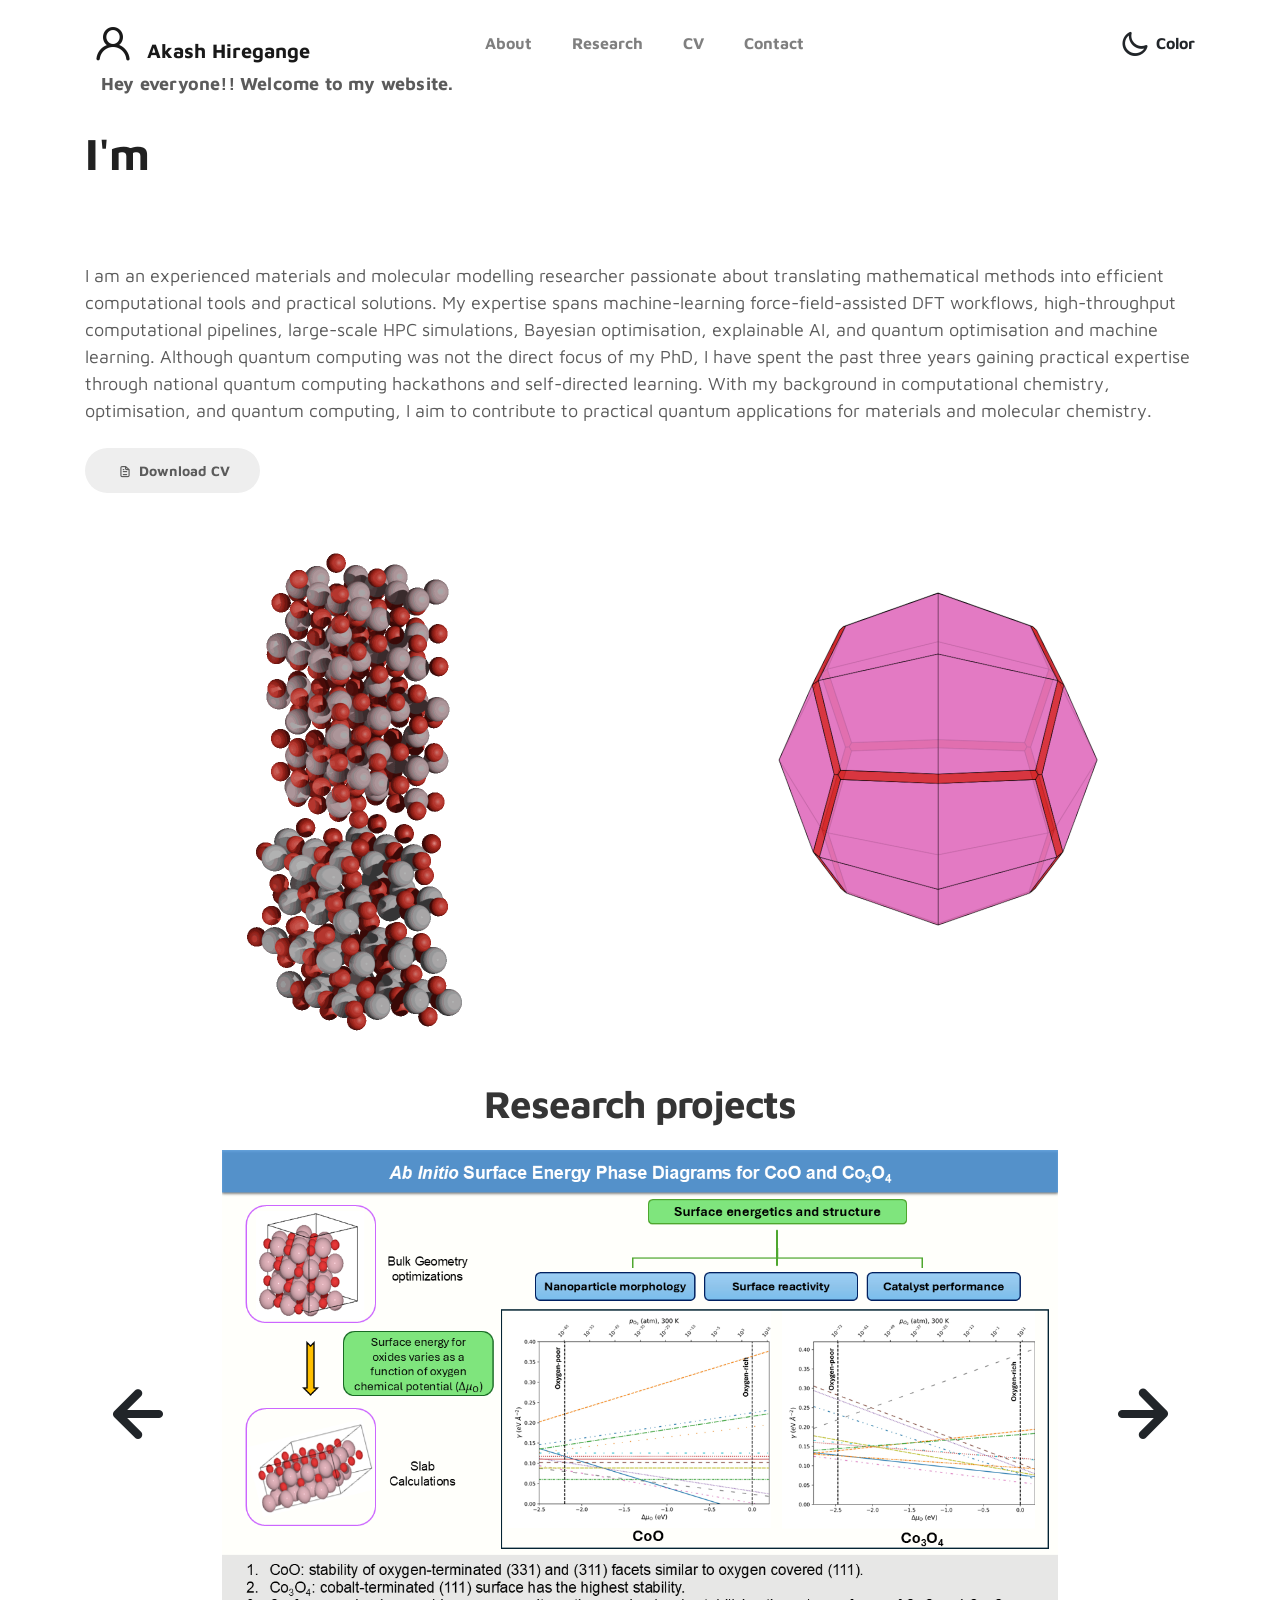
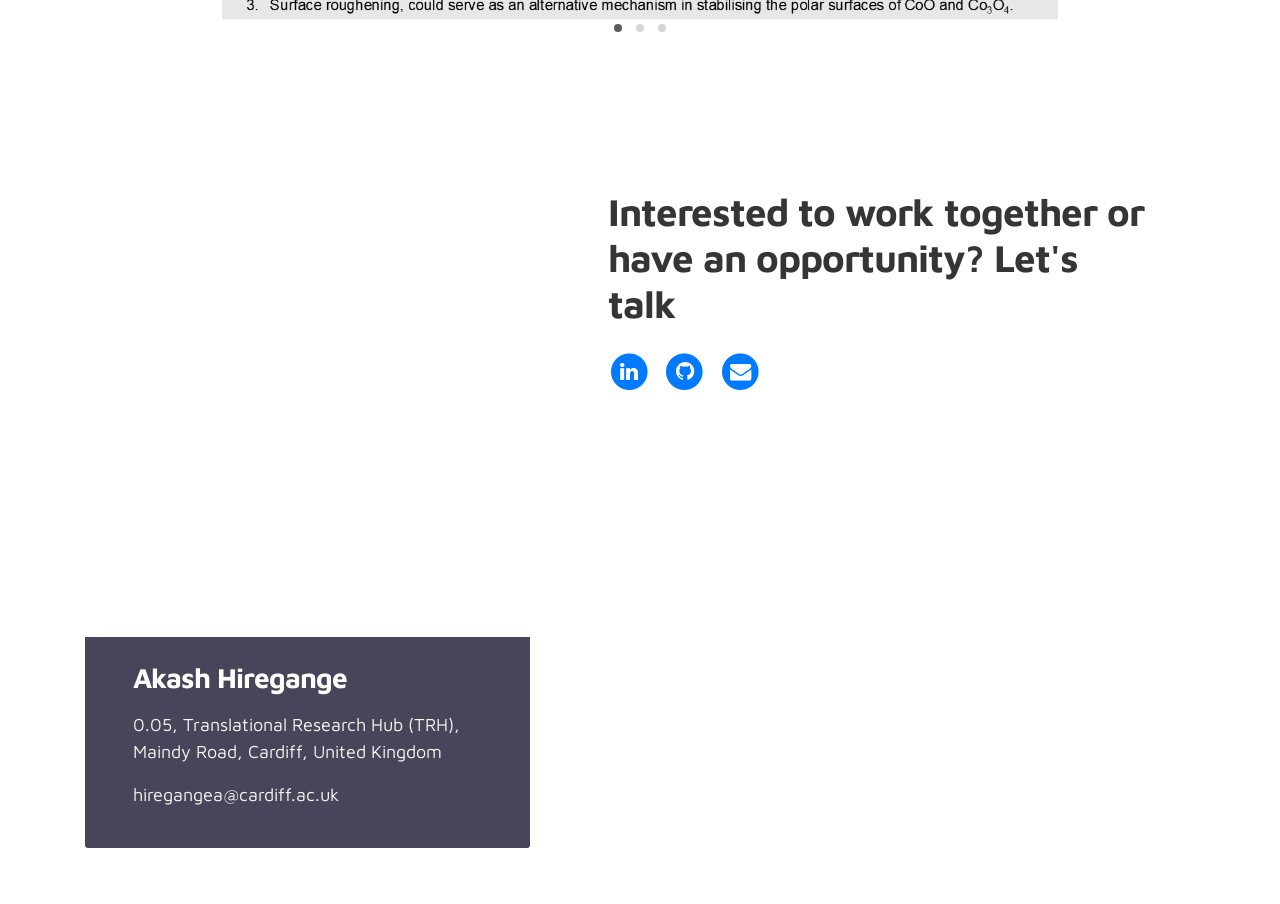
<file: index.html>
<!doctype html>
<html lang="en">
  <head>
<!--    <meta name="viewport" content="width=device-width, initial-scale=1.0">-->
    <meta charset="utf-8">
    <meta name="viewport" content="width=device-width, initial-scale=1.0, shrink-to-fit=yes">
    <meta name="description" content="">
    <meta name="author" content="">

    <title>Akash Hiregange's webpage</title>

    <link rel="stylesheet" href="css/bootstrap.min.css">
    <link rel="stylesheet" href="css/unicons.css">
    <link rel="stylesheet" href="css/owl.carousel.min.css">
    <link rel="stylesheet" href="css/owl.theme.default.min.css">
    <!-- MAIN STYLE -->
    <link rel="stylesheet" href="css/tooplate-style.css">
    <link rel="stylesheet" href="css/styles.css">

    <link href="vendor/font-awesome/css/font-awesome.min.css" rel="stylesheet">

<!--

Tooplate 2115 Marvel

https://www.tooplate.com/view/2115-marvel

-->
  </head>
  <body>

    <!-- MENU -->
    <nav class="navbar navbar-expand-sm navbar-light">
        <div class="container">
            <a class="navbar-brand" href="index.html"><i class='uil uil-user'></i> Akash Hiregange</a>

            <button class="navbar-toggler" type="button" data-toggle="collapse" data-target="#navbarNav" aria-controls="navbarNav" aria-expanded="false"
                aria-label="Toggle navigation">
                <span class="navbar-toggler-icon"></span>
                <span class="navbar-toggler-icon"></span>
                <span class="navbar-toggler-icon"></span>
            </button>

            <div class="collapse navbar-collapse" id="navbarNav">
                <ul class="navbar-nav mx-auto">
                    <li class="nav-item">
                        <a href="#about" class="nav-link"><span data-hover="About">About</span></a>
                    </li>
                    <li class="nav-item">
                        <a href="#project" class="nav-link"><span data-hover="Research">Research</span></a>
                    </li>
                    <li class="nav-item">
                        <a href="CV.html" class="nav-link"><span data-hover="CV">CV</span></a>
                    </li>
                    <li class="nav-item">
                        <a href="#contact" class="nav-link"><span data-hover="Contact">Contact</span></a>
                    </li>
                </ul>

                <ul class="navbar-nav ml-lg-auto">
                    <div class="ml-lg-4">
                      <div class="color-mode d-lg-flex justify-content-center align-items-center">
                        <i class="color-mode-icon"></i>
                        Color
                      </div>
                    </div>
                </ul>
            </div>
        </div>
    </nav>

    <!-- ABOUT -->
<!--    <section class="about full-screen d-lg-flex justify-content-center align-items-center" id="about">-->
    <section id="about">
        <div class="container">
            <div class="row">
                
                <div class="col-lg-12 col-md-12 col-12 d-flex align-items-center">
                    <div class="about-text">
                        <small class="small-text">Hey everyone!! Welcome to <span class="mobile-block">my website.</span></small>
                        <h1 class="animated animated-text">
                            <span class="mr-2">I'm</span>
                                <div class="animated-info">
                                    <span class="animated-item">Akash Hiregange</span>
                                    <span class="animated-item">a Computational Chemist</span>
                                    <span class="animated-item">a Quantum Computing Ethusiast</span>
                                </div>
                        </h1>

                        <p>I am an experienced materials and molecular modelling researcher passionate about translating
                            mathematical methods into efficient computational tools and practical solutions. My expertise
                            spans machine-learning force-field-assisted DFT workflows, high-throughput computational pipelines,
                            large-scale HPC simulations, Bayesian optimisation, explainable AI, and quantum optimisation
                            and machine learning. Although quantum computing was not the direct focus of my PhD, I have
                            spent the past three years gaining practical expertise through national quantum computing
                            hackathons and self-directed learning. With my background in computational chemistry,
                            optimisation, and quantum computing, I aim to contribute to practical quantum applications for
                            materials and molecular chemistry. </p>
                        
                        <div class="custom-btn-group mt-4">
                          <a href="files/CV_Akash_main.pdf" download="Akash-CV.pdf" class="btn mr-lg-2 custom-btn">
                              <i class='uil uil-file-alt'></i> Download CV
                          </a>
                          <!-- <a href="#contact" class="btn custom-btn custom-btn-bg custom-btn-link">Read my blogs</a> -->
                        </div>
                    </div>
                </div>

            </div>

            <div class="row">
                <div class="col-sm">
                    <div class="about-image svg">
                        <img src="images/animation1_resize.gif" class="img-fluid" alt="">
                    </div>
                </div>

                <div class="col-sm">
                    <div class="about-image svg">
                        <img src="images/animation2_resize.gif" class="img-fluid" alt="">
                    </div>
                </div>

            </div>




        </div>
    </section>

    <!-- PROJECTS -->
    <section class="project py-5" id="project">
        <div class="container">

                <div class="row">
                  <div class="col-lg-11 text-center mx-auto col-12">

                      <div class="col-lg-8 mx-auto">
                        <h2>Research projects</h2>
                      </div>

                      <div class="owl-carousel owl-theme">
                        <div class="item">
                          <div class="project-info">
                            <img src="images/project/Slide1.PNG" class="img-fluid" alt="project image">
                          </div>
                        </div>

                        <div class="item">
                          <div class="project-info">
                            <img src="images/project/Slide2.PNG" class="img-fluid" alt="project image">
                          </div>
                        </div>

                        <div class="item">
                          <div class="project-info">
                            <img src="images/project/Slide3.PNG" class="img-fluid" alt="project image">
                          </div>
                        </div>

                      </div>

                  </div>
                </div>
        </div>
    </section>

<!--    <section class="research-projects py-5" id="project">-->
<!--      <div class="container">-->

<!--        &lt;!&ndash; Section heading &ndash;&gt;-->
<!--        <div class="text-center mb-5">-->
<!--          <h2 class="fw-bold">Research Projects</h2>-->
<!--          <p class="text-muted">-->
<!--            Selected research projects and scientific work-->
<!--          </p>-->
<!--        </div>-->

<!--        &lt;!&ndash; Projects &ndash;&gt;-->
<!--        <div class="row g-4">-->

<!--          &lt;!&ndash; Project 1 &ndash;&gt;-->
<!--          <div class="col-md-6 col-lg-4">-->
<!--            <div class="project-card">-->
<!--              <img-->
<!--                src="images/project/surface_energy_phase_diagrams.jpg"-->
<!--                alt="Surface energy phase diagrams"-->
<!--                class="img-fluid"-->
<!--              >-->

<!--              <div class="project-card-body">-->
<!--                <h4>Surface Energy Phase Diagrams</h4>-->
<!--                <p>-->
<!--                  Investigation of surface energetics and phase stability-->
<!--                  using computational modelling.-->
<!--                </p>-->
<!--                <a href="#" class="project-link">View project →</a>-->
<!--              </div>-->
<!--            </div>-->
<!--          </div>-->

<!--          &lt;!&ndash; Project 2 &ndash;&gt;-->
<!--          <div class="col-md-6 col-lg-4">-->
<!--            <div class="project-card">-->
<!--              <img-->
<!--                src="images/project/project-image02.png"-->
<!--                alt="Research project 2"-->
<!--                class="img-fluid"-->
<!--              >-->

<!--              <div class="project-card-body">-->
<!--                <h4>Project Title Two</h4>-->
<!--                <p>-->
<!--                  Short description of the research project and its main-->
<!--                  scientific objective.-->
<!--                </p>-->
<!--                <a href="#" class="project-link">View project →</a>-->
<!--              </div>-->
<!--            </div>-->
<!--          </div>-->

<!--          &lt;!&ndash; Project 3 &ndash;&gt;-->
<!--          <div class="col-md-6 col-lg-4">-->
<!--            <div class="project-card">-->
<!--              <img-->
<!--                src="images/project/project-image03.png"-->
<!--                alt="Research project 3"-->
<!--                class="img-fluid"-->
<!--              >-->

<!--              <div class="project-card-body">-->
<!--                <h4>Project Title Three</h4>-->
<!--                <p>-->
<!--                  Short description of the research project and its main-->
<!--                  scientific objective.-->
<!--                </p>-->
<!--                <a href="#" class="project-link">View project →</a>-->
<!--              </div>-->
<!--            </div>-->
<!--          </div>-->

<!--          &lt;!&ndash; Project 4 &ndash;&gt;-->
<!--          <div class="col-md-6 col-lg-4">-->
<!--            <div class="project-card">-->
<!--              <img-->
<!--                src="images/project/project-image04.png"-->
<!--                alt="Research project 4"-->
<!--                class="img-fluid"-->
<!--              >-->

<!--              <div class="project-card-body">-->
<!--                <h4>Project Title Four</h4>-->
<!--                <p>-->
<!--                  Short description of the research project and its main-->
<!--                  scientific objective.-->
<!--                </p>-->
<!--                <a href="#" class="project-link">View project →</a>-->
<!--              </div>-->
<!--            </div>-->
<!--          </div>-->

<!--          &lt;!&ndash; Project 5 &ndash;&gt;-->
<!--          <div class="col-md-6 col-lg-4">-->
<!--            <div class="project-card">-->
<!--              <div class="project-image">-->
<!--                <img-->
<!--                  src="images/project/project-image05.png"-->
<!--                  alt="Research project 5"-->
<!--                  class="img-fluid"-->
<!--                >-->
<!--              </div>-->

<!--              <div class="project-card-body">-->
<!--                <h4>Project Title Five</h4>-->
<!--                <p>-->
<!--                  Short description of the research project and its main-->
<!--                  scientific objective.-->
<!--                </p>-->
<!--                <a href="#" class="project-link">View project →</a>-->
<!--              </div>-->
<!--            </div>-->
<!--          </div>-->

<!--        </div>-->
<!--      </div>-->
<!--    </section>-->


<!--    &lt;!&ndash; FEATURES &ndash;&gt;-->
<!--    <section class="resume py-5 d-lg-flex justify-content-center align-items-center" id="resume">-->
<!--        <div class="container">-->
<!--            <div class="row">-->

<!--                <div class="col-lg-6 col-12">-->
<!--                  <h2 class="mb-4">Experiences</h2>-->

<!--                    <div class="timeline">-->
<!--                        <div class="timeline-wrapper">-->
<!--                             <div class="timeline-yr">-->
<!--                                  <span>2019</span>-->
<!--                             </div>-->
<!--                             <div class="timeline-info">-->
<!--                                  <h3><span>Project Manager</span><small>Best Studio</small></h3>-->
<!--                                  <p>Proin ornare non purus ut rutrum. Nulla facilisi. Aliquam laoreet libero ac pharetra feugiat. Cras ac fermentum nunc, a faucibus nunc.</p>-->
<!--                             </div>-->
<!--                        </div>-->

<!--                        <div class="timeline-wrapper">-->
<!--                            <div class="timeline-yr">-->
<!--                                <span>2018</span>-->
<!--                            </div>-->
<!--                            <div class="timeline-info">-->
<!--                                <h3><span>UX Designer</span><small>Digital Ace</small></h3>-->
<!--                                <p>Fusce rutrum augue id orci rhoncus molestie. Nunc auctor dignissim lacus vel iaculis.</p>-->
<!--                            </div>-->
<!--                        </div>-->

<!--                        <div class="timeline-wrapper">-->
<!--                            <div class="timeline-yr">-->
<!--                                <span>2016</span>-->
<!--                            </div>-->
<!--                            <div class="timeline-info">-->
<!--                                <h3><span>UI Freelancer</h3>-->
<!--                                <p>Sed fringilla vitae enim sit amet cursus. Sed cursus dictum tortor quis pharetra. Pellentesque habitant morbi tristique senectus et netus et malesuada fames ac turpis egestas.</p>-->
<!--                            </div>-->
<!--                        </div>-->
<!--                        -->
<!--                        <div class="timeline-wrapper">-->
<!--                            <div class="timeline-yr">-->
<!--                                <span>2014</span>-->
<!--                            </div>-->
<!--                            <div class="timeline-info">-->
<!--                                <h3><span>Junior Designer<small>Crafted Co.</small></h3>-->
<!--                                <p>Cras scelerisque scelerisque condimentum. Nullam at volutpat mi. Nunc auctor ipsum eget magna consequat viverra.</p>-->
<!--                            </div>-->
<!--                        </div>-->

<!--                    </div>-->
<!--                </div>-->

<!--                <div class="col-lg-6 col-12">-->
<!--                  <h2 class="mb-4 mobile-mt-2">Educations</h2>-->

<!--                    <div class="timeline">-->
<!--                        <div class="timeline-wrapper">-->
<!--                             <div class="timeline-yr">-->
<!--                                  <span>2017</span>-->
<!--                             </div>-->
<!--                             <div class="timeline-info">-->
<!--                                  <h3><span>Mobile Web</span><small>Master Design</small></h3>-->
<!--                                  <p>Please tell your friends about Tooplate website. That would be very helpful. We need your support.</p>-->
<!--                             </div>-->
<!--                        </div>-->

<!--                        <div class="timeline-wrapper">-->
<!--                            <div class="timeline-yr">-->
<!--                                <span>2015</span>-->
<!--                            </div>-->
<!--                            <div class="timeline-info">-->
<!--                                <h3><span>User Interfaces</span><small>Creative Agency</small></h3>-->
<!--                                <p><a rel="nofollow" href="https://www.facebook.com/tooplate">Tooplate</a> is a great website to download HTML templates without any login or email.</p>-->
<!--                            </div>-->
<!--                        </div>-->
<!--                        -->
<!--                        <div class="timeline-wrapper">-->
<!--                            <div class="timeline-yr">-->
<!--                                <span>2013</span>-->
<!--                            </div>-->
<!--                            <div class="timeline-info">-->
<!--                                <h3><span>Artwork Design</span><small>New Art School</small></h3>-->
<!--                                <p>You can freely use Tooplate's templates for your business or personal sites. You cannot redistribute this template without a permission.</p>-->
<!--                            </div>-->
<!--                        </div>-->

<!--                    </div>-->
<!--                </div>-->
<!--                -->
<!--            </div>-->
<!--        </div>-->
<!--    </section>-->

    <!-- CONTACT -->
    <section class="contact py-5" id="contact">
      <div class="container">
        <div class="row">
          
          <div class="col-lg-5 mr-lg-5 col-12">
            <div class="google-map w-100">
              <iframe src="https://www.google.com/maps/embed?pb=!1m18!1m12!1m3!1d2484.06417499771!2d-3.1889135238367783!3d51.49368981170542!2m3!1f0!2f0!3f0!3m2!1i1024!2i768!4f13.1!3m3!1m2!1s0x486e1d75b00a4489%3A0xdf97c6f25f324407!2sTranslational%20Research%20Hub!5e0!3m2!1sen!2suk!4v1764110910935!5m2!1sen!2suk" width="600" height="450" style="border:0;" allowfullscreen="" loading="lazy" referrerpolicy="no-referrer-when-downgrade"></iframe>
            </div>

            <div class="contact-info d-flex justify-content-between align-items-center py-4 px-lg-5">
                <div class="contact-info-item">
                  <h3 class="mb-3 text-white">Akash Hiregange</h3>
                  <p class="footer-text mb-0">0.05, Translational Research Hub (TRH), Maindy Road, Cardiff, United Kingdom</p>
                    <p></p>
                  <p><a href="mailto:hiregangea@cardiff.ac.uk">hiregangea@cardiff.ac.uk</a></p>
                </div>

<!--                <ul class="social-links">-->
<!--                     <li><a href="#" class="uil uil-dribbble" data-toggle="tooltip" data-placement="left" title="Dribbble"></a></li>-->
<!--                     <li><a href="#" class="uil uil-instagram" data-toggle="tooltip" data-placement="left" title="Instagram"></a></li>-->
<!--                     <li><a href="#" class="uil uil-youtube" data-toggle="tooltip" data-placement="left" title="Youtube"></a></li>-->
<!--                </ul>-->
            </div>
          </div>

          <div class="col-lg-6 col-12">
            <div class="contact-form">
              <h2 class="mb-4">Interested to work together or have an opportunity? Let's talk</h2>

              <ul class="list-inline list-social-icons mb-0">
                <li class="list-inline-item">
                  <a href="https://linkedin.com/in/akash-hiregange-612a5b189">
                    <span class="fa-stack fa-lg">
                      <i class="fa fa-circle fa-stack-2x"></i>
                      <i class="fa fa-linkedin fa-stack-1x fa-inverse"></i>
                    </span>
                  </a>
                </li>
                <li class="list-inline-item">
                  <a href="https://github.com/AkashHiregange">
                    <span class="fa-stack fa-lg">
                      <i class="fa fa-circle fa-stack-2x"></i>
                      <i class="fa fa-github fa-stack-1x fa-inverse"></i>
                    </span>
                  </a>
                </li>
                <li class="list-inline-item">
                  <a href="mailto:hiregangea@cardiff.ac.uk">
                    <span class="fa-stack fa-lg">
                      <i class="fa fa-circle fa-stack-2x"></i>
                      <i class="fa fa-envelope fa-stack-1x fa-inverse"></i>
                    </span>
                  </a>
                </li>
              </ul>

<!--              <h3 class="mb-4">You can reach out to me at <a href="mailto:hiregangea@cardiff.ac.uk">hiregangea@cardiff.ac.uk-->
<!--              </a> or on LinkedIn <a href="https://www.linkedin.com/in/ahiregange/">Akash Hiregange</a></h3>-->

              <!--<form action="" method="get">
                <div class="row">
                  <div class="col-lg-6 col-12">
                    <input type="text" class="form-control" name="name" placeholder="Your Name" id="name">
                  </div>

                  <div class="col-lg-6 col-12">
                    <input type="email" class="form-control" name="email" placeholder="Email" id="email">
                  </div>

                  <div class="col-12">
                    <textarea name="message" rows="6" class="form-control" id="message" placeholder="Message"></textarea>
                  </div>

                  <div class="ml-lg-auto col-lg-5 col-12">
                    <input type="submit" class="form-control submit-btn" value="Send Button">
                  </div>
                </div>
              </form>-->
            </div>
          </div>

        </div>
      </div>
    </section>

    <!-- FOOTER -->
<!--     <footer class="footer py-5">-->
<!--          <div class="container">-->
<!--               <div class="row">-->

<!--                    <div class="col-lg-12 col-12">                                -->
<!--                        <p class="copyright-text text-center">Copyright &copy; 2019 Company Name . All rights reserved</p>-->
<!--                        <p class="copyright-text text-center">Designed by <a rel="nofollow" href="https://www.facebook.com/tooplate">Tooplate</a></p>-->
<!--                    </div>-->
<!--                    -->
<!--               </div>-->
<!--          </div>-->
<!--     </footer>-->

    <script src="js/jquery-3.3.1.min.js"></script>
    <script src="js/popper.min.js"></script>
    <script src="js/bootstrap.min.js"></script>
    <script src="js/Headroom.js"></script>
    <script src="js/jQuery.headroom.js"></script>
    <script src="js/owl.carousel.min.js"></script>
    <script src="js/smoothscroll.js"></script>
    <script src="js/custom.js"></script>

  </body>
</html>
</file>
<file: css/unicons.css>
@font-face {
  font-family: 'unicons';
  src: url('../font/unicons.eot?42479262');
  src: url('../font/unicons.eot?42479262#iefix') format('embedded-opentype'),
       url('../font/unicons.woff2?42479262') format('woff2'),
       url('../font/unicons.woff?42479262') format('woff'),
       url('../font/unicons.ttf?42479262') format('truetype'),
       url('../font/unicons.svg?42479262#unicons') format('svg');
  font-weight: normal;
  font-style: normal;
}
/* Chrome hack: SVG is rendered more smooth in Windozze. 100% magic, uncomment if you need it. */
/* Note, that will break hinting! In other OS-es font will be not as sharp as it could be */
/*
@media screen and (-webkit-min-device-pixel-ratio:0) {
  @font-face {
    font-family: 'unicons';
    src: url('../font/unicons.svg?42479262#unicons') format('svg');
  }
}
*/
 
 [class^="uil-"]:before, [class*=" uil-"]:before {
  font-family: "unicons";
  font-style: normal;
  font-weight: normal;
  speak: none;
 
  display: inline-block;
  text-decoration: inherit;
  width: 1em;
  margin-right: .2em;
  text-align: center;
  /* opacity: .8; */
 
  /* For safety - reset parent styles, that can break glyph codes*/
  font-variant: normal;
  text-transform: none;
 
  /* fix buttons height, for twitter bootstrap */
  line-height: 1em;
 
  /* Animation center compensation - margins should be symmetric */
  /* remove if not needed */
  margin-left: .2em;
 
  /* you can be more comfortable with increased icons size */
  /* font-size: 120%; */
 
  /* Font smoothing. That was taken from TWBS */
  -webkit-font-smoothing: antialiased;
  -moz-osx-font-smoothing: grayscale;
 
  /* Uncomment for 3D effect */
  /* text-shadow: 1px 1px 1px rgba(127, 127, 127, 0.3); */
}
 
.uil-abacus:before { content: '\e800'; } /* '' */
.uil-accessible-icon-alt:before { content: '\e801'; } /* '' */
.uil-adjust-alt:before { content: '\e802'; } /* '' */
.uil-adjust-circle:before { content: '\e803'; } /* '' */
.uil-adjust-half:before { content: '\e804'; } /* '' */
.uil-adjust:before { content: '\e805'; } /* '' */
.uil-airplay:before { content: '\e806'; } /* '' */
.uil-align-alt:before { content: '\e807'; } /* '' */
.uil-align-center-alt:before { content: '\e808'; } /* '' */
.uil-align-center-h:before { content: '\e809'; } /* '' */
.uil-align-center-justify:before { content: '\e80a'; } /* '' */
.uil-align-center-v:before { content: '\e80b'; } /* '' */
.uil-align-center:before { content: '\e80c'; } /* '' */
.uil-align-justify:before { content: '\e80d'; } /* '' */
.uil-align-left-justify:before { content: '\e80e'; } /* '' */
.uil-align-left:before { content: '\e80f'; } /* '' */
.uil-align-letter-right:before { content: '\e810'; } /* '' */
.uil-align-right-justify:before { content: '\e811'; } /* '' */
.uil-align-right:before { content: '\e812'; } /* '' */
.uil-align:before { content: '\e813'; } /* '' */
.uil-ambulance:before { content: '\e814'; } /* '' */
.uil-analysis:before { content: '\e815'; } /* '' */
.uil-analytics:before { content: '\e816'; } /* '' */
.uil-anchor:before { content: '\e817'; } /* '' */
.uil-android-phone-slash:before { content: '\e818'; } /* '' */
.uil-angle-double-down:before { content: '\e819'; } /* '' */
.uil-angle-double-left:before { content: '\e81a'; } /* '' */
.uil-angle-double-right:before { content: '\e81b'; } /* '' */
.uil-angle-double-up:before { content: '\e81c'; } /* '' */
.uil-angle-down:before { content: '\e81d'; } /* '' */
.uil-angle-left:before { content: '\e81e'; } /* '' */
.uil-angle-right-b:before { content: '\e81f'; } /* '' */
.uil-angle-right:before { content: '\e820'; } /* '' */
.uil-angle-up:before { content: '\e821'; } /* '' */
.uil-annoyed-alt:before { content: '\e822'; } /* '' */
.uil-annoyed:before { content: '\e823'; } /* '' */
.uil-apps:before { content: '\e824'; } /* '' */
.uil-archive-alt:before { content: '\e825'; } /* '' */
.uil-archive:before { content: '\e826'; } /* '' */
.uil-arrow-break:before { content: '\e827'; } /* '' */
.uil-arrow-circle-down:before { content: '\e828'; } /* '' */
.uil-arrow-circle-left:before { content: '\e829'; } /* '' */
.uil-arrow-circle-right:before { content: '\e82a'; } /* '' */
.uil-arrow-circle-up:before { content: '\e82b'; } /* '' */
.uil-arrow-compress-h:before { content: '\e82c'; } /* '' */
.uil-arrow-down-left:before { content: '\e82d'; } /* '' */
.uil-arrow-down-right:before { content: '\e82e'; } /* '' */
.uil-arrow-down:before { content: '\e82f'; } /* '' */
.uil-arrow-from-right:before { content: '\e830'; } /* '' */
.uil-arrow-from-top:before { content: '\e831'; } /* '' */
.uil-arrow-growth:before { content: '\e832'; } /* '' */
.uil-arrow-left:before { content: '\e833'; } /* '' */
.uil-arrow-random:before { content: '\e834'; } /* '' */
.uil-arrow-resize-diagonal:before { content: '\e835'; } /* '' */
.uil-arrow-right:before { content: '\e836'; } /* '' */
.uil-arrow-to-bottom:before { content: '\e837'; } /* '' */
.uil-arrow-to-right:before { content: '\e838'; } /* '' */
.uil-arrow-up-left:before { content: '\e839'; } /* '' */
.uil-arrow-up-right:before { content: '\e83a'; } /* '' */
.uil-arrow-up:before { content: '\e83b'; } /* '' */
.uil-arrows-h-alt:before { content: '\e83c'; } /* '' */
.uil-arrows-h:before { content: '\e83d'; } /* '' */
.uil-arrows-left-down:before { content: '\e83e'; } /* '' */
.uil-arrows-maximize:before { content: '\e83f'; } /* '' */
.uil-arrows-merge:before { content: '\e840'; } /* '' */
.uil-arrows-resize-h:before { content: '\e841'; } /* '' */
.uil-arrows-resize-v:before { content: '\e842'; } /* '' */
.uil-arrows-resize:before { content: '\e843'; } /* '' */
.uil-arrows-right-down:before { content: '\e844'; } /* '' */
.uil-arrows-shrink-h:before { content: '\e845'; } /* '' */
.uil-arrows-shrink-v:before { content: '\e846'; } /* '' */
.uil-arrows-up-right:before { content: '\e847'; } /* '' */
.uil-arrows-v-alt:before { content: '\e848'; } /* '' */
.uil-arrows-v:before { content: '\e849'; } /* '' */
.uil-at:before { content: '\e84a'; } /* '' */
.uil-atm-card:before { content: '\e84b'; } /* '' */
.uil-atom:before { content: '\e84c'; } /* '' */
.uil-auto-flash:before { content: '\e84d'; } /* '' */
.uil-award-alt:before { content: '\e84e'; } /* '' */
.uil-award:before { content: '\e84f'; } /* '' */
.uil-baby-carriage:before { content: '\e850'; } /* '' */
.uil-backpack:before { content: '\e851'; } /* '' */
.uil-backspace:before { content: '\e852'; } /* '' */
.uil-backward:before { content: '\e853'; } /* '' */
.uil-bag-alt:before { content: '\e854'; } /* '' */
.uil-bag-slash:before { content: '\e855'; } /* '' */
.uil-bag:before { content: '\e856'; } /* '' */
.uil-ball:before { content: '\e857'; } /* '' */
.uil-ban:before { content: '\e858'; } /* '' */
.uil-bars:before { content: '\e859'; } /* '' */
.uil-basketball-hoop:before { content: '\e85a'; } /* '' */
.uil-basketball:before { content: '\e85b'; } /* '' */
.uil-battery-bolt:before { content: '\e85c'; } /* '' */
.uil-battery-empty:before { content: '\e85d'; } /* '' */
.uil-bed-double:before { content: '\e85e'; } /* '' */
.uil-bed:before { content: '\e85f'; } /* '' */
.uil-bell-school:before { content: '\e860'; } /* '' */
.uil-bell-slash:before { content: '\e861'; } /* '' */
.uil-bill:before { content: '\e862'; } /* '' */
.uil-bitcoin-circle:before { content: '\e863'; } /* '' */
.uil-bitcoin:before { content: '\e864'; } /* '' */
.uil-bluetooth-b:before { content: '\e865'; } /* '' */
.uil-bolt-alt:before { content: '\e866'; } /* '' */
.uil-bolt-slash:before { content: '\e867'; } /* '' */
.uil-bolt:before { content: '\e868'; } /* '' */
.uil-book-alt:before { content: '\e869'; } /* '' */
.uil-book-medical:before { content: '\e86a'; } /* '' */
.uil-book-open:before { content: '\e86b'; } /* '' */
.uil-book-reader:before { content: '\e86c'; } /* '' */
.uil-book:before { content: '\e86d'; } /* '' */
.uil-bookmark-full:before { content: '\e86e'; } /* '' */
.uil-bookmark:before { content: '\e86f'; } /* '' */
.uil-books:before { content: '\e870'; } /* '' */
.uil-boombox:before { content: '\e871'; } /* '' */
.uil-border-alt:before { content: '\e872'; } /* '' */
.uil-border-bottom:before { content: '\e873'; } /* '' */
.uil-border-clear:before { content: '\e874'; } /* '' */
.uil-border-horizontal:before { content: '\e875'; } /* '' */
.uil-border-inner:before { content: '\e876'; } /* '' */
.uil-border-left:before { content: '\e877'; } /* '' */
.uil-border-out:before { content: '\e878'; } /* '' */
.uil-border-right:before { content: '\e879'; } /* '' */
.uil-border-top:before { content: '\e87a'; } /* '' */
.uil-border-vertical:before { content: '\e87b'; } /* '' */
.uil-box:before { content: '\e87c'; } /* '' */
.uil-briefcase-alt:before { content: '\e87d'; } /* '' */
.uil-briefcase:before { content: '\e87e'; } /* '' */
.uil-bright:before { content: '\e87f'; } /* '' */
.uil-brightness-empty:before { content: '\e880'; } /* '' */
.uil-brightness-half:before { content: '\e881'; } /* '' */
.uil-brightness-low:before { content: '\e882'; } /* '' */
.uil-brightness-minus:before { content: '\e883'; } /* '' */
.uil-brightness-plus:before { content: '\e884'; } /* '' */
.uil-brightness:before { content: '\e885'; } /* '' */
.uil-bring-bottom:before { content: '\e886'; } /* '' */
.uil-bring-front:before { content: '\e887'; } /* '' */
.uil-brush-alt:before { content: '\e888'; } /* '' */
.uil-bug:before { content: '\e889'; } /* '' */
.uil-building:before { content: '\e88a'; } /* '' */
.uil-bullseye:before { content: '\e88b'; } /* '' */
.uil-bus-alt:before { content: '\e88c'; } /* '' */
.uil-bus-school:before { content: '\e88d'; } /* '' */
.uil-bus:before { content: '\e88e'; } /* '' */
.uil-calcualtor:before { content: '\e88f'; } /* '' */
.uil-calculator-alt:before { content: '\e890'; } /* '' */
.uil-calendar-alt:before { content: '\e891'; } /* '' */
.uil-calendar-slash:before { content: '\e892'; } /* '' */
.uil-calender:before { content: '\e893'; } /* '' */
.uil-calling:before { content: '\e894'; } /* '' */
.uil-camera-plus:before { content: '\e895'; } /* '' */
.uil-camera-slash:before { content: '\e896'; } /* '' */
.uil-camera:before { content: '\e897'; } /* '' */
.uil-cancel:before { content: '\e898'; } /* '' */
.uil-capsule:before { content: '\e899'; } /* '' */
.uil-capture:before { content: '\e89a'; } /* '' */
.uil-car-sideview:before { content: '\e89b'; } /* '' */
.uil-car-slash:before { content: '\e89c'; } /* '' */
.uil-car-wash:before { content: '\e89d'; } /* '' */
.uil-car:before { content: '\e89e'; } /* '' */
.uil-card-atm:before { content: '\e89f'; } /* '' */
.uil-caret-right:before { content: '\e8a0'; } /* '' */
.uil-cart:before { content: '\e8a1'; } /* '' */
.uil-cell:before { content: '\e8a2'; } /* '' */
.uil-celsius:before { content: '\e8a3'; } /* '' */
.uil-chart-bar-alt:before { content: '\e8a4'; } /* '' */
.uil-chart-bar:before { content: '\e8a5'; } /* '' */
.uil-chart-down:before { content: '\e8a6'; } /* '' */
.uil-chart-growth-alt:before { content: '\e8a7'; } /* '' */
.uil-chart-growth:before { content: '\e8a8'; } /* '' */
.uil-chart-line:before { content: '\e8a9'; } /* '' */
.uil-chart-pie-alt:before { content: '\e8aa'; } /* '' */
.uil-chart-pie:before { content: '\e8ab'; } /* '' */
.uil-chart:before { content: '\e8ac'; } /* '' */
.uil-chat-bubble-user:before { content: '\e8ad'; } /* '' */
.uil-chat-info:before { content: '\e8ae'; } /* '' */
.uil-chat:before { content: '\e8af'; } /* '' */
.uil-check-circle:before { content: '\e8b0'; } /* '' */
.uil-check-square:before { content: '\e8b1'; } /* '' */
.uil-check:before { content: '\e8b2'; } /* '' */
.uil-circle-layer:before { content: '\e8b3'; } /* '' */
.uil-circle:before { content: '\e8b4'; } /* '' */
.uil-circuit:before { content: '\e8b5'; } /* '' */
.uil-clapper-board:before { content: '\e8b6'; } /* '' */
.uil-clipboard-alt:before { content: '\e8b7'; } /* '' */
.uil-clipboard-blank:before { content: '\e8b8'; } /* '' */
.uil-clipboard-notes:before { content: '\e8b9'; } /* '' */
.uil-clipboard:before { content: '\e8ba'; } /* '' */
.uil-clock-eight:before { content: '\e8bb'; } /* '' */
.uil-clock-five:before { content: '\e8bc'; } /* '' */
.uil-clock-nine:before { content: '\e8bd'; } /* '' */
.uil-clock-seven:before { content: '\e8be'; } /* '' */
.uil-clock-ten:before { content: '\e8bf'; } /* '' */
.uil-clock-three:before { content: '\e8c0'; } /* '' */
.uil-clock-two:before { content: '\e8c1'; } /* '' */
.uil-clock:before { content: '\e8c2'; } /* '' */
.uil-closed-captioning:before { content: '\e8c3'; } /* '' */
.uil-cloud-block:before { content: '\e8c4'; } /* '' */
.uil-cloud-bookmark:before { content: '\e8c5'; } /* '' */
.uil-cloud-check:before { content: '\e8c6'; } /* '' */
.uil-cloud-computing:before { content: '\e8c7'; } /* '' */
.uil-cloud-data-connection:before { content: '\e8c8'; } /* '' */
.uil-cloud-database-tree:before { content: '\e8c9'; } /* '' */
.uil-cloud-download:before { content: '\e8ca'; } /* '' */
.uil-cloud-drizzle:before { content: '\e8cb'; } /* '' */
.uil-cloud-exclamation:before { content: '\e8cc'; } /* '' */
.uil-cloud-hail:before { content: '\e8cd'; } /* '' */
.uil-cloud-heart:before { content: '\e8ce'; } /* '' */
.uil-cloud-info:before { content: '\e8cf'; } /* '' */
.uil-cloud-lock:before { content: '\e8d0'; } /* '' */
.uil-cloud-meatball:before { content: '\e8d1'; } /* '' */
.uil-cloud-moon-hail:before { content: '\e8d2'; } /* '' */
.uil-cloud-moon-meatball:before { content: '\e8d3'; } /* '' */
.uil-cloud-moon-rain:before { content: '\e8d4'; } /* '' */
.uil-cloud-moon-showers:before { content: '\e8d5'; } /* '' */
.uil-cloud-moon:before { content: '\e8d6'; } /* '' */
.uil-cloud-question:before { content: '\e8d7'; } /* '' */
.uil-cloud-rain-sun:before { content: '\e8d8'; } /* '' */
.uil-cloud-rain:before { content: '\e8d9'; } /* '' */
.uil-cloud-redo:before { content: '\e8da'; } /* '' */
.uil-cloud-set:before { content: '\e8db'; } /* '' */
.uil-cloud-share:before { content: '\e8dc'; } /* '' */
.uil-cloud-shield:before { content: '\e8dd'; } /* '' */
.uil-cloud-showers-alt:before { content: '\e8de'; } /* '' */
.uil-cloud-showers-heavy:before { content: '\e8df'; } /* '' */
.uil-cloud-showers:before { content: '\e8e0'; } /* '' */
.uil-cloud-slash:before { content: '\e8e1'; } /* '' */
.uil-cloud-sun-hail:before { content: '\e8e2'; } /* '' */
.uil-cloud-sun-meatball:before { content: '\e8e3'; } /* '' */
.uil-cloud-sun-rain-alt:before { content: '\e8e4'; } /* '' */
.uil-cloud-sun-rain:before { content: '\e8e5'; } /* '' */
.uil-cloud-sun-tear:before { content: '\e8e6'; } /* '' */
.uil-cloud-sun:before { content: '\e8e7'; } /* '' */
.uil-cloud-times:before { content: '\e8e8'; } /* '' */
.uil-cloud-unlock:before { content: '\e8e9'; } /* '' */
.uil-cloud-upload:before { content: '\e8ea'; } /* '' */
.uil-cloud-wifi:before { content: '\e8eb'; } /* '' */
.uil-cloud-wind:before { content: '\e8ec'; } /* '' */
.uil-cloud:before { content: '\e8ed'; } /* '' */
.uil-clouds:before { content: '\e8ee'; } /* '' */
.uil-club:before { content: '\e8ef'; } /* '' */
.uil-code:before { content: '\e8f0'; } /* '' */
.uil-coffee:before { content: '\e8f1'; } /* '' */
.uil-cog:before { content: '\e8f2'; } /* '' */
.uil-coins:before { content: '\e8f3'; } /* '' */
.uil-columns:before { content: '\e8f4'; } /* '' */
.uil-comment-alt-block:before { content: '\e8f5'; } /* '' */
.uil-comment-alt-chart-lines:before { content: '\e8f6'; } /* '' */
.uil-comment-alt-check:before { content: '\e8f7'; } /* '' */
.uil-comment-alt-dots:before { content: '\e8f8'; } /* '' */
.uil-comment-alt-download:before { content: '\e8f9'; } /* '' */
.uil-comment-alt-edit:before { content: '\e8fa'; } /* '' */
.uil-comment-alt-exclamation:before { content: '\e8fb'; } /* '' */
.uil-comment-alt-heart:before { content: '\e8fc'; } /* '' */
.uil-comment-alt-image:before { content: '\e8fd'; } /* '' */
.uil-comment-alt-info:before { content: '\e8fe'; } /* '' */
.uil-comment-alt-lines:before { content: '\e8ff'; } /* '' */
.uil-comment-alt-lock:before { content: '\e900'; } /* '' */
.uil-comment-alt-medical:before { content: '\e901'; } /* '' */
.uil-comment-alt-message:before { content: '\e902'; } /* '' */
.uil-comment-alt-notes:before { content: '\e903'; } /* '' */
.uil-comment-alt-plus:before { content: '\e904'; } /* '' */
.uil-comment-alt-question:before { content: '\e905'; } /* '' */
.uil-comment-alt-redo:before { content: '\e906'; } /* '' */
.uil-comment-alt-search:before { content: '\e907'; } /* '' */
.uil-comment-alt-share:before { content: '\e908'; } /* '' */
.uil-comment-alt-shield:before { content: '\e909'; } /* '' */
.uil-comment-alt-upload:before { content: '\e90a'; } /* '' */
.uil-comment-alt-verify:before { content: '\e90b'; } /* '' */
.uil-comment-alt:before { content: '\e90c'; } /* '' */
.uil-comment-block:before { content: '\e90d'; } /* '' */
.uil-comment-chart-line:before { content: '\e90e'; } /* '' */
.uil-comment-check:before { content: '\e90f'; } /* '' */
.uil-comment-dots:before { content: '\e910'; } /* '' */
.uil-comment-download:before { content: '\e911'; } /* '' */
.uil-comment-edit:before { content: '\e912'; } /* '' */
.uil-comment-exclamation:before { content: '\e913'; } /* '' */
.uil-comment-heart:before { content: '\e914'; } /* '' */
.uil-comment-image:before { content: '\e915'; } /* '' */
.uil-comment-info-alt:before { content: '\e916'; } /* '' */
.uil-comment-info:before { content: '\e917'; } /* '' */
.uil-comment-lines:before { content: '\e918'; } /* '' */
.uil-comment-lock:before { content: '\e919'; } /* '' */
.uil-comment-medical:before { content: '\e91a'; } /* '' */
.uil-comment-message:before { content: '\e91b'; } /* '' */
.uil-comment-notes:before { content: '\e91c'; } /* '' */
.uil-comment-plus:before { content: '\e91d'; } /* '' */
.uil-comment-question:before { content: '\e91e'; } /* '' */
.uil-comment-redo:before { content: '\e91f'; } /* '' */
.uil-comment-search:before { content: '\e920'; } /* '' */
.uil-comment-share:before { content: '\e921'; } /* '' */
.uil-comment-shield:before { content: '\e922'; } /* '' */
.uil-comment-slash:before { content: '\e923'; } /* '' */
.uil-comment-upload:before { content: '\e924'; } /* '' */
.uil-comment-verify:before { content: '\e925'; } /* '' */
.uil-comment:before { content: '\e926'; } /* '' */
.uil-comments-alt:before { content: '\e927'; } /* '' */
.uil-comments:before { content: '\e928'; } /* '' */
.uil-commnet-alt-slash:before { content: '\e929'; } /* '' */
.uil-compact-disc:before { content: '\e92a'; } /* '' */
.uil-compass:before { content: '\e92b'; } /* '' */
.uil-compress-alt-left:before { content: '\e92c'; } /* '' */
.uil-compress-alt:before { content: '\e92d'; } /* '' */
.uil-compress-arrows:before { content: '\e92e'; } /* '' */
.uil-compress-lines:before { content: '\e92f'; } /* '' */
.uil-compress-point:before { content: '\e930'; } /* '' */
.uil-compress-v:before { content: '\e931'; } /* '' */
.uil-compress:before { content: '\e932'; } /* '' */
.uil-computer-mouse:before { content: '\e933'; } /* '' */
.uil-confused:before { content: '\e934'; } /* '' */
.uil-constructor:before { content: '\e935'; } /* '' */
.uil-copy-alt:before { content: '\e936'; } /* '' */
.uil-copy-landscape:before { content: '\e937'; } /* '' */
.uil-copy:before { content: '\e938'; } /* '' */
.uil-copyright:before { content: '\e939'; } /* '' */
.uil-corner-down-left:before { content: '\e93a'; } /* '' */
.uil-corner-down-right-alt:before { content: '\e93b'; } /* '' */
.uil-corner-down-right:before { content: '\e93c'; } /* '' */
.uil-corner-left-down:before { content: '\e93d'; } /* '' */
.uil-corner-right-down:before { content: '\e93e'; } /* '' */
.uil-corner-up-left-alt:before { content: '\e93f'; } /* '' */
.uil-corner-up-left:before { content: '\e940'; } /* '' */
.uil-corner-up-right-alt:before { content: '\e941'; } /* '' */
.uil-corner-up-right:before { content: '\e942'; } /* '' */
.uil-creative-commons-pd-alt:before { content: '\e943'; } /* '' */
.uil-creative-commons-pd:before { content: '\e944'; } /* '' */
.uil-crockery:before { content: '\e945'; } /* '' */
.uil-crop-alt-rotate-left:before { content: '\e946'; } /* '' */
.uil-crop-alt-rotate-right:before { content: '\e947'; } /* '' */
.uil-crop-alt:before { content: '\e948'; } /* '' */
.uil-crosshair-alt:before { content: '\e949'; } /* '' */
.uil-crosshair:before { content: '\e94a'; } /* '' */
.uil-crosshairs:before { content: '\e94b'; } /* '' */
.uil-cube:before { content: '\e94c'; } /* '' */
.uil-data-sharing:before { content: '\e94d'; } /* '' */
.uil-database-alt:before { content: '\e94e'; } /* '' */
.uil-database:before { content: '\e94f'; } /* '' */
.uil-desert:before { content: '\e950'; } /* '' */
.uil-desktop-alt-slash:before { content: '\e951'; } /* '' */
.uil-desktop-alt:before { content: '\e952'; } /* '' */
.uil-desktop-cloud-alt:before { content: '\e953'; } /* '' */
.uil-desktop-slash:before { content: '\e954'; } /* '' */
.uil-desktop:before { content: '\e955'; } /* '' */
.uil-dialpad-alt:before { content: '\e956'; } /* '' */
.uil-dialpad:before { content: '\e957'; } /* '' */
.uil-diamond:before { content: '\e958'; } /* '' */
.uil-diary-alt:before { content: '\e959'; } /* '' */
.uil-diary:before { content: '\e95a'; } /* '' */
.uil-dice-five:before { content: '\e95b'; } /* '' */
.uil-dice-four:before { content: '\e95c'; } /* '' */
.uil-dice-one:before { content: '\e95d'; } /* '' */
.uil-dice-six:before { content: '\e95e'; } /* '' */
.uil-dice-three:before { content: '\e95f'; } /* '' */
.uil-dice-two:before { content: '\e960'; } /* '' */
.uil-direction:before { content: '\e961'; } /* '' */
.uil-directions:before { content: '\e962'; } /* '' */
.uil-dizzy-meh:before { content: '\e963'; } /* '' */
.uil-dna:before { content: '\e964'; } /* '' */
.uil-document-layout-center:before { content: '\e965'; } /* '' */
.uil-document-layout-left:before { content: '\e966'; } /* '' */
.uil-document-layout-right:before { content: '\e967'; } /* '' */
.uil-document:before { content: '\e968'; } /* '' */
.uil-dollar-alt:before { content: '\e969'; } /* '' */
.uil-dollar-sign-alt:before { content: '\e96a'; } /* '' */
.uil-dollar-sign:before { content: '\e96b'; } /* '' */
.uil-down-arrow:before { content: '\e96c'; } /* '' */
.uil-download-alt:before { content: '\e96d'; } /* '' */
.uil-dribbble:before { content: '\e96e'; } /* '' */
.uil-drill:before { content: '\e96f'; } /* '' */
.uil-dropbox:before { content: '\e970'; } /* '' */
.uil-dumbbell:before { content: '\e971'; } /* '' */
.uil-edit-alt:before { content: '\e972'; } /* '' */
.uil-edit:before { content: '\e973'; } /* '' */
.uil-ellipsis-h:before { content: '\e974'; } /* '' */
.uil-ellipsis-v:before { content: '\e975'; } /* '' */
.uil-emoji:before { content: '\e976'; } /* '' */
.uil-enter:before { content: '\e977'; } /* '' */
.uil-entry:before { content: '\e978'; } /* '' */
.uil-envelope-add:before { content: '\e979'; } /* '' */
.uil-envelope-alt:before { content: '\e97a'; } /* '' */
.uil-envelope-block:before { content: '\e97b'; } /* '' */
.uil-envelope-bookmark:before { content: '\e97c'; } /* '' */
.uil-envelope-check:before { content: '\e97d'; } /* '' */
.uil-envelope-download-alt:before { content: '\e97e'; } /* '' */
.uil-envelope-download:before { content: '\e97f'; } /* '' */
.uil-envelope-edit:before { content: '\e980'; } /* '' */
.uil-envelope-exclamation:before { content: '\e981'; } /* '' */
.uil-envelope-heart:before { content: '\e982'; } /* '' */
.uil-envelope-info:before { content: '\e983'; } /* '' */
.uil-envelope-lock:before { content: '\e984'; } /* '' */
.uil-envelope-minus:before { content: '\e985'; } /* '' */
.uil-envelope-open:before { content: '\e986'; } /* '' */
.uil-envelope-question:before { content: '\e987'; } /* '' */
.uil-envelope-receive:before { content: '\e988'; } /* '' */
.uil-envelope-redo:before { content: '\e989'; } /* '' */
.uil-envelope-search:before { content: '\e98a'; } /* '' */
.uil-envelope-send:before { content: '\e98b'; } /* '' */
.uil-envelope-share:before { content: '\e98c'; } /* '' */
.uil-envelope-shield:before { content: '\e98d'; } /* '' */
.uil-envelope-star:before { content: '\e98e'; } /* '' */
.uil-envelope-times:before { content: '\e98f'; } /* '' */
.uil-envelope-upload-alt:before { content: '\e990'; } /* '' */
.uil-envelope-upload:before { content: '\e991'; } /* '' */
.uil-envelope:before { content: '\e992'; } /* '' */
.uil-envelopes:before { content: '\e993'; } /* '' */
.uil-equal-circle:before { content: '\e994'; } /* '' */
.uil-euro-circle:before { content: '\e995'; } /* '' */
.uil-euro:before { content: '\e996'; } /* '' */
.uil-exchange-alt:before { content: '\e997'; } /* '' */
.uil-exchange:before { content: '\e998'; } /* '' */
.uil-exclamation-circle:before { content: '\e999'; } /* '' */
.uil-exclamation-octagon:before { content: '\e99a'; } /* '' */
.uil-exclamation-triangle:before { content: '\e99b'; } /* '' */
.uil-exclude:before { content: '\e99c'; } /* '' */
.uil-exit:before { content: '\e99d'; } /* '' */
.uil-expand-alt:before { content: '\e99e'; } /* '' */
.uil-expand-arrows-alt:before { content: '\e99f'; } /* '' */
.uil-expand-arrows:before { content: '\e9a0'; } /* '' */
.uil-expand-from-corner:before { content: '\e9a1'; } /* '' */
.uil-expand-left:before { content: '\e9a2'; } /* '' */
.uil-export:before { content: '\e9a3'; } /* '' */
.uil-exposure-alt:before { content: '\e9a4'; } /* '' */
.uil-exposure-increase:before { content: '\e9a5'; } /* '' */
.uil-external-link-alt:before { content: '\e9a6'; } /* '' */
.uil-eye-slash:before { content: '\e9a7'; } /* '' */
.uil-eye:before { content: '\e9a8'; } /* '' */
.uil-facebook:before { content: '\e9a9'; } /* '' */
.uil-fahrenheit:before { content: '\e9aa'; } /* '' */
.uil-fast-mail-alt:before { content: '\e9ab'; } /* '' */
.uil-fast-mail:before { content: '\e9ac'; } /* '' */
.uil-favorite:before { content: '\e9ad'; } /* '' */
.uil-feedback:before { content: '\e9ae'; } /* '' */
.uil-file-alt:before { content: '\e9af'; } /* '' */
.uil-file-blank:before { content: '\e9b0'; } /* '' */
.uil-file-block-alt:before { content: '\e9b1'; } /* '' */
.uil-file-bookmark-alt:before { content: '\e9b2'; } /* '' */
.uil-file-check-alt:before { content: '\e9b3'; } /* '' */
.uil-file-check:before { content: '\e9b4'; } /* '' */
.uil-file-contract-dollar:before { content: '\e9b5'; } /* '' */
.uil-file-copy-alt:before { content: '\e9b6'; } /* '' */
.uil-file-download-alt:before { content: '\e9b7'; } /* '' */
.uil-file-download:before { content: '\e9b8'; } /* '' */
.uil-file-edit-alt:before { content: '\e9b9'; } /* '' */
.uil-file-exclamation-alt:before { content: '\e9ba'; } /* '' */
.uil-file-exclamation:before { content: '\e9bb'; } /* '' */
.uil-file-heart:before { content: '\e9bc'; } /* '' */
.uil-file-info-alt:before { content: '\e9bd'; } /* '' */
.uil-file-landscape-alt:before { content: '\e9be'; } /* '' */
.uil-file-landscape:before { content: '\e9bf'; } /* '' */
.uil-file-lanscape-slash:before { content: '\e9c0'; } /* '' */
.uil-file-lock-alt:before { content: '\e9c1'; } /* '' */
.uil-file-medical-alt:before { content: '\e9c2'; } /* '' */
.uil-file-medical:before { content: '\e9c3'; } /* '' */
.uil-file-minus-alt:before { content: '\e9c4'; } /* '' */
.uil-file-minus:before { content: '\e9c5'; } /* '' */
.uil-file-network:before { content: '\e9c6'; } /* '' */
.uil-file-plus-alt:before { content: '\e9c7'; } /* '' */
.uil-file-plus:before { content: '\e9c8'; } /* '' */
.uil-file-question-alt:before { content: '\e9c9'; } /* '' */
.uil-file-question:before { content: '\e9ca'; } /* '' */
.uil-file-redo-alt:before { content: '\e9cb'; } /* '' */
.uil-file-search-alt:before { content: '\e9cc'; } /* '' */
.uil-file-share-alt:before { content: '\e9cd'; } /* '' */
.uil-file-shield-alt:before { content: '\e9ce'; } /* '' */
.uil-file-slash:before { content: '\e9cf'; } /* '' */
.uil-file-times-alt:before { content: '\e9d0'; } /* '' */
.uil-file-times:before { content: '\e9d1'; } /* '' */
.uil-file-upload-alt:before { content: '\e9d2'; } /* '' */
.uil-file-upload:before { content: '\e9d3'; } /* '' */
.uil-file:before { content: '\e9d4'; } /* '' */
.uil-files-landscapes-alt:before { content: '\e9d5'; } /* '' */
.uil-files-landscapes:before { content: '\e9d6'; } /* '' */
.uil-film:before { content: '\e9d7'; } /* '' */
.uil-filter-slash:before { content: '\e9d8'; } /* '' */
.uil-filter:before { content: '\e9d9'; } /* '' */
.uil-flask-potion:before { content: '\e9da'; } /* '' */
.uil-flask:before { content: '\e9db'; } /* '' */
.uil-flip-h-alt:before { content: '\e9dc'; } /* '' */
.uil-flip-h:before { content: '\e9dd'; } /* '' */
.uil-flip-v-alt:before { content: '\e9de'; } /* '' */
.uil-flip-v:before { content: '\e9df'; } /* '' */
.uil-flower:before { content: '\e9e0'; } /* '' */
.uil-focus-add:before { content: '\e9e1'; } /* '' */
.uil-focus-target:before { content: '\e9e2'; } /* '' */
.uil-focus:before { content: '\e9e3'; } /* '' */
.uil-folder-check:before { content: '\e9e4'; } /* '' */
.uil-folder-download:before { content: '\e9e5'; } /* '' */
.uil-folder-exclamation:before { content: '\e9e6'; } /* '' */
.uil-folder-heart:before { content: '\e9e7'; } /* '' */
.uil-folder-info:before { content: '\e9e8'; } /* '' */
.uil-folder-lock:before { content: '\e9e9'; } /* '' */
.uil-folder-medical:before { content: '\e9ea'; } /* '' */
.uil-folder-minus:before { content: '\e9eb'; } /* '' */
.uil-folder-network:before { content: '\e9ec'; } /* '' */
.uil-folder-plus:before { content: '\e9ed'; } /* '' */
.uil-folder-question:before { content: '\e9ee'; } /* '' */
.uil-folder-slash:before { content: '\e9ef'; } /* '' */
.uil-folder-times:before { content: '\e9f0'; } /* '' */
.uil-folder-upload:before { content: '\e9f1'; } /* '' */
.uil-folder:before { content: '\e9f2'; } /* '' */
.uil-food:before { content: '\e9f3'; } /* '' */
.uil-football-american:before { content: '\e9f4'; } /* '' */
.uil-football-ball:before { content: '\e9f5'; } /* '' */
.uil-football:before { content: '\e9f6'; } /* '' */
.uil-forecastcloud-moon-tear:before { content: '\e9f7'; } /* '' */
.uil-forwaded-call:before { content: '\e9f8'; } /* '' */
.uil-forward:before { content: '\e9f9'; } /* '' */
.uil-frown:before { content: '\e9fa'; } /* '' */
.uil-game-structure:before { content: '\e9fb'; } /* '' */
.uil-game:before { content: '\e9fc'; } /* '' */
.uil-gift:before { content: '\e9fd'; } /* '' */
.uil-glass-martini-alt-slash:before { content: '\e9fe'; } /* '' */
.uil-glass-martini-alt:before { content: '\e9ff'; } /* '' */
.uil-glass-martini:before { content: '\ea00'; } /* '' */
.uil-glass-tea:before { content: '\ea01'; } /* '' */
.uil-glass:before { content: '\ea02'; } /* '' */
.uil-globe:before { content: '\ea03'; } /* '' */
.uil-gold:before { content: '\ea04'; } /* '' */
.uil-google-drive:before { content: '\ea05'; } /* '' */
.uil-graduation-hat:before { content: '\ea06'; } /* '' */
.uil-graph-bar:before { content: '\ea07'; } /* '' */
.uil-grid:before { content: '\ea08'; } /* '' */
.uil-grids:before { content: '\ea09'; } /* '' */
.uil-grin-tongue-wink-alt:before { content: '\ea0a'; } /* '' */
.uil-grin-tongue-wink:before { content: '\ea0b'; } /* '' */
.uil-grin:before { content: '\ea0c'; } /* '' */
.uil-grip-horizontal-line:before { content: '\ea0d'; } /* '' */
.uil-hdd:before { content: '\ea0e'; } /* '' */
.uil-headphones-alt:before { content: '\ea0f'; } /* '' */
.uil-headphones:before { content: '\ea10'; } /* '' */
.uil-heart-alt:before { content: '\ea11'; } /* '' */
.uil-heart-medical:before { content: '\ea12'; } /* '' */
.uil-heart-rate:before { content: '\ea13'; } /* '' */
.uil-heart-sign:before { content: '\ea14'; } /* '' */
.uil-heart:before { content: '\ea15'; } /* '' */
.uil-heartbeat:before { content: '\ea16'; } /* '' */
.uil-history-alt:before { content: '\ea17'; } /* '' */
.uil-history:before { content: '\ea18'; } /* '' */
.uil-home-alt:before { content: '\ea19'; } /* '' */
.uil-home:before { content: '\ea1a'; } /* '' */
.uil-horizontal-align-center:before { content: '\ea1b'; } /* '' */
.uil-horizontal-align-left:before { content: '\ea1c'; } /* '' */
.uil-horizontal-align-right:before { content: '\ea1d'; } /* '' */
.uil-horizontal-distribution-center:before { content: '\ea1e'; } /* '' */
.uil-horizontal-distribution-left:before { content: '\ea1f'; } /* '' */
.uil-horizontal-distribution-right:before { content: '\ea20'; } /* '' */
.uil-hunting:before { content: '\ea21'; } /* '' */
.uil-image-alt-slash:before { content: '\ea22'; } /* '' */
.uil-image-block:before { content: '\ea23'; } /* '' */
.uil-image-broken:before { content: '\ea24'; } /* '' */
.uil-image-check:before { content: '\ea25'; } /* '' */
.uil-image-download:before { content: '\ea26'; } /* '' */
.uil-image-edit:before { content: '\ea27'; } /* '' */
.uil-image-lock:before { content: '\ea28'; } /* '' */
.uil-image-minus:before { content: '\ea29'; } /* '' */
.uil-image-plus:before { content: '\ea2a'; } /* '' */
.uil-image-question:before { content: '\ea2b'; } /* '' */
.uil-image-redo:before { content: '\ea2c'; } /* '' */
.uil-image-resize-landscape:before { content: '\ea2d'; } /* '' */
.uil-image-resize-square:before { content: '\ea2e'; } /* '' */
.uil-image-search:before { content: '\ea2f'; } /* '' */
.uil-image-share:before { content: '\ea30'; } /* '' */
.uil-image-shield:before { content: '\ea31'; } /* '' */
.uil-image-slash:before { content: '\ea32'; } /* '' */
.uil-image-times:before { content: '\ea33'; } /* '' */
.uil-image-upload:before { content: '\ea34'; } /* '' */
.uil-image-v:before { content: '\ea35'; } /* '' */
.uil-image:before { content: '\ea36'; } /* '' */
.uil-images:before { content: '\ea37'; } /* '' */
.uil-incoming-call:before { content: '\ea38'; } /* '' */
.uil-info-circle:before { content: '\ea39'; } /* '' */
.uil-instagram:before { content: '\ea3a'; } /* '' */
.uil-invoice:before { content: '\ea3b'; } /* '' */
.uil-jackhammer:before { content: '\ea3c'; } /* '' */
.uil-kayak:before { content: '\ea3d'; } /* '' */
.uil-key-skeleton-alt:before { content: '\ea3e'; } /* '' */
.uil-key-skeleton:before { content: '\ea3f'; } /* '' */
.uil-keyboard-alt:before { content: '\ea40'; } /* '' */
.uil-keyboard-hide:before { content: '\ea41'; } /* '' */
.uil-keyboard-show:before { content: '\ea42'; } /* '' */
.uil-keyboard:before { content: '\ea43'; } /* '' */
.uil-keyhole-circle:before { content: '\ea44'; } /* '' */
.uil-keyhole-square-full:before { content: '\ea45'; } /* '' */
.uil-keyhole-square:before { content: '\ea46'; } /* '' */
.uil-kid:before { content: '\ea47'; } /* '' */
.uil-label-alt:before { content: '\ea48'; } /* '' */
.uil-label:before { content: '\ea49'; } /* '' */
.uil-lamp:before { content: '\ea4a'; } /* '' */
.uil-laptop-cloud:before { content: '\ea4b'; } /* '' */
.uil-laptop:before { content: '\ea4c'; } /* '' */
.uil-laughing:before { content: '\ea4d'; } /* '' */
.uil-layer-group-slash:before { content: '\ea4e'; } /* '' */
.uil-layer-group:before { content: '\ea4f'; } /* '' */
.uil-layers-alt:before { content: '\ea50'; } /* '' */
.uil-layers-slash:before { content: '\ea51'; } /* '' */
.uil-layers:before { content: '\ea52'; } /* '' */
.uil-left-arrow-from-left:before { content: '\ea53'; } /* '' */
.uil-left-arrow-to-left:before { content: '\ea54'; } /* '' */
.uil-left-indent-alt:before { content: '\ea55'; } /* '' */
.uil-left-indent:before { content: '\ea56'; } /* '' */
.uil-life-ring:before { content: '\ea57'; } /* '' */
.uil-lightbulb-alt:before { content: '\ea58'; } /* '' */
.uil-lightbulb:before { content: '\ea59'; } /* '' */
.uil-line-alt:before { content: '\ea5a'; } /* '' */
.uil-line-spacing:before { content: '\ea5b'; } /* '' */
.uil-link-alt:before { content: '\ea5c'; } /* '' */
.uil-link-broken:before { content: '\ea5d'; } /* '' */
.uil-link-h:before { content: '\ea5e'; } /* '' */
.uil-link:before { content: '\ea5f'; } /* '' */
.uil-list-ui-alt:before { content: '\ea60'; } /* '' */
.uil-list-ul:before { content: '\ea61'; } /* '' */
.uil-location-arrow-alt:before { content: '\ea62'; } /* '' */
.uil-location-arrow:before { content: '\ea63'; } /* '' */
.uil-location-pin-alt:before { content: '\ea64'; } /* '' */
.uil-location-point:before { content: '\ea65'; } /* '' */
.uil-location:before { content: '\ea66'; } /* '' */
.uil-lock-access:before { content: '\ea67'; } /* '' */
.uil-lock-alt:before { content: '\ea68'; } /* '' */
.uil-lock-open-alt:before { content: '\ea69'; } /* '' */
.uil-lock-slash:before { content: '\ea6a'; } /* '' */
.uil-lock:before { content: '\ea6b'; } /* '' */
.uil-mailbox-alt:before { content: '\ea6c'; } /* '' */
.uil-mailbox:before { content: '\ea6d'; } /* '' */
.uil-map-marker-alt:before { content: '\ea6e'; } /* '' */
.uil-map-marker-edit:before { content: '\ea6f'; } /* '' */
.uil-map-marker-info:before { content: '\ea70'; } /* '' */
.uil-map-marker-minus:before { content: '\ea71'; } /* '' */
.uil-map-marker-plus:before { content: '\ea72'; } /* '' */
.uil-map-marker-question:before { content: '\ea73'; } /* '' */
.uil-map-marker-shield:before { content: '\ea74'; } /* '' */
.uil-map-marker-slash:before { content: '\ea75'; } /* '' */
.uil-map-marker:before { content: '\ea76'; } /* '' */
.uil-map-pin-alt:before { content: '\ea77'; } /* '' */
.uil-map-pin:before { content: '\ea78'; } /* '' */
.uil-map:before { content: '\ea79'; } /* '' */
.uil-mars:before { content: '\ea7a'; } /* '' */
.uil-maximize-left:before { content: '\ea7b'; } /* '' */
.uil-medal:before { content: '\ea7c'; } /* '' */
.uil-medical-drip:before { content: '\ea7d'; } /* '' */
.uil-medical-square-full:before { content: '\ea7e'; } /* '' */
.uil-medical-square:before { content: '\ea7f'; } /* '' */
.uil-medical:before { content: '\ea80'; } /* '' */
.uil-medkit:before { content: '\ea81'; } /* '' */
.uil-meeting-board:before { content: '\ea82'; } /* '' */
.uil-meh-alt:before { content: '\ea83'; } /* '' */
.uil-meh-closed-eye:before { content: '\ea84'; } /* '' */
.uil-meh:before { content: '\ea85'; } /* '' */
.uil-message:before { content: '\ea86'; } /* '' */
.uil-microphone-slash:before { content: '\ea87'; } /* '' */
.uil-microphone:before { content: '\ea88'; } /* '' */
.uil-minus-circle:before { content: '\ea89'; } /* '' */
.uil-minus-path:before { content: '\ea8a'; } /* '' */
.uil-minus-square-full:before { content: '\ea8b'; } /* '' */
.uil-minus-square:before { content: '\ea8c'; } /* '' */
.uil-minus:before { content: '\ea8d'; } /* '' */
.uil-missed-call:before { content: '\ea8e'; } /* '' */
.uil-mobey-bill-slash:before { content: '\ea8f'; } /* '' */
.uil-mobile-android-alt:before { content: '\ea90'; } /* '' */
.uil-mobile-android:before { content: '\ea91'; } /* '' */
.uil-mobile-vibrate:before { content: '\ea92'; } /* '' */
.uil-modem:before { content: '\ea93'; } /* '' */
.uil-money-bill-stack:before { content: '\ea94'; } /* '' */
.uil-money-bill:before { content: '\ea95'; } /* '' */
.uil-money-insert:before { content: '\ea96'; } /* '' */
.uil-money-stack:before { content: '\ea97'; } /* '' */
.uil-money-withdraw:before { content: '\ea98'; } /* '' */
.uil-money-withdrawal:before { content: '\ea99'; } /* '' */
.uil-moneybag-alt:before { content: '\ea9a'; } /* '' */
.uil-moneybag:before { content: '\ea9b'; } /* '' */
.uil-monitor-heart-rate:before { content: '\ea9c'; } /* '' */
.uil-monitor:before { content: '\ea9d'; } /* '' */
.uil-moon-eclipse:before { content: '\ea9e'; } /* '' */
.uil-moon:before { content: '\ea9f'; } /* '' */
.uil-moonset:before { content: '\eaa0'; } /* '' */
.uil-mountains-sun:before { content: '\eaa1'; } /* '' */
.uil-mountains:before { content: '\eaa2'; } /* '' */
.uil-mouse-alt:before { content: '\eaa3'; } /* '' */
.uil-mouse:before { content: '\eaa4'; } /* '' */
.uil-multiply:before { content: '\eaa5'; } /* '' */
.uil-music-note:before { content: '\eaa6'; } /* '' */
.uil-music-tune-slash:before { content: '\eaa7'; } /* '' */
.uil-music:before { content: '\eaa8'; } /* '' */
.uil-n-a:before { content: '\eaa9'; } /* '' */
.uil-navigator:before { content: '\eaaa'; } /* '' */
.uil-nerd:before { content: '\eaab'; } /* '' */
.uil-newspaper:before { content: '\eaac'; } /* '' */
.uil-ninja:before { content: '\eaad'; } /* '' */
.uil-no-entry:before { content: '\eaae'; } /* '' */
.uil-notebooks:before { content: '\eaaf'; } /* '' */
.uil-notes:before { content: '\eab0'; } /* '' */
.uil-object-group:before { content: '\eab1'; } /* '' */
.uil-object-ungroup:before { content: '\eab2'; } /* '' */
.uil-octagon:before { content: '\eab3'; } /* '' */
.uil-outgoing-call:before { content: '\eab4'; } /* '' */
.uil-package:before { content: '\eab5'; } /* '' */
.uil-padlock:before { content: '\eab6'; } /* '' */
.uil-paint-tool:before { content: '\eab7'; } /* '' */
.uil-panorama-h-alt:before { content: '\eab8'; } /* '' */
.uil-panorama-h:before { content: '\eab9'; } /* '' */
.uil-panorama-v:before { content: '\eaba'; } /* '' */
.uil-paperclip:before { content: '\eabb'; } /* '' */
.uil-paragraph:before { content: '\eabc'; } /* '' */
.uil-parcel:before { content: '\eabd'; } /* '' */
.uil-parking-square:before { content: '\eabe'; } /* '' */
.uil-pathfinder-unite:before { content: '\eabf'; } /* '' */
.uil-pathfinder:before { content: '\eac0'; } /* '' */
.uil-pause-circle:before { content: '\eac1'; } /* '' */
.uil-pause:before { content: '\eac2'; } /* '' */
.uil-pen:before { content: '\eac3'; } /* '' */
.uil-pentagon:before { content: '\eac4'; } /* '' */
.uil-phone-alt:before { content: '\eac5'; } /* '' */
.uil-phone-pause:before { content: '\eac6'; } /* '' */
.uil-phone-slash:before { content: '\eac7'; } /* '' */
.uil-phone-times:before { content: '\eac8'; } /* '' */
.uil-phone-volume:before { content: '\eac9'; } /* '' */
.uil-phone:before { content: '\eaca'; } /* '' */
.uil-picture:before { content: '\eacb'; } /* '' */
.uil-plane-arrival:before { content: '\eacc'; } /* '' */
.uil-plane-departure:before { content: '\eacd'; } /* '' */
.uil-plane-fly:before { content: '\eace'; } /* '' */
.uil-plane:before { content: '\eacf'; } /* '' */
.uil-play-circle:before { content: '\ead0'; } /* '' */
.uil-play:before { content: '\ead1'; } /* '' */
.uil-plug:before { content: '\ead2'; } /* '' */
.uil-plus-circle:before { content: '\ead3'; } /* '' */
.uil-plus-square:before { content: '\ead4'; } /* '' */
.uil-plus:before { content: '\ead5'; } /* '' */
.uil-podium:before { content: '\ead6'; } /* '' */
.uil-polygon:before { content: '\ead7'; } /* '' */
.uil-post-stamp:before { content: '\ead8'; } /* '' */
.uil-postcard:before { content: '\ead9'; } /* '' */
.uil-pound-circle:before { content: '\eada'; } /* '' */
.uil-pound:before { content: '\eadb'; } /* '' */
.uil-power:before { content: '\eadc'; } /* '' */
.uil-prescription-bottle:before { content: '\eadd'; } /* '' */
.uil-presentation-check:before { content: '\eade'; } /* '' */
.uil-presentation-edit:before { content: '\eadf'; } /* '' */
.uil-presentation-line:before { content: '\eae0'; } /* '' */
.uil-presentation-lines-alt:before { content: '\eae1'; } /* '' */
.uil-presentation-minus:before { content: '\eae2'; } /* '' */
.uil-presentation-play:before { content: '\eae3'; } /* '' */
.uil-presentation-plus:before { content: '\eae4'; } /* '' */
.uil-presentation-times:before { content: '\eae5'; } /* '' */
.uil-presentation:before { content: '\eae6'; } /* '' */
.uil-previous:before { content: '\eae7'; } /* '' */
.uil-pricetag-alt:before { content: '\eae8'; } /* '' */
.uil-print-slash:before { content: '\eae9'; } /* '' */
.uil-print:before { content: '\eaea'; } /* '' */
.uil-processor:before { content: '\eaeb'; } /* '' */
.uil-pump:before { content: '\eaec'; } /* '' */
.uil-puzzle-piece:before { content: '\eaed'; } /* '' */
.uil-question-circle:before { content: '\eaee'; } /* '' */
.uil-rainbow:before { content: '\eaef'; } /* '' */
.uil-raindrops-alt:before { content: '\eaf0'; } /* '' */
.uil-raindrops:before { content: '\eaf1'; } /* '' */
.uil-receipt-alt:before { content: '\eaf2'; } /* '' */
.uil-receipt:before { content: '\eaf3'; } /* '' */
.uil-record-audio:before { content: '\eaf4'; } /* '' */
.uil-redo:before { content: '\eaf5'; } /* '' */
.uil-refresh:before { content: '\eaf6'; } /* '' */
.uil-registered:before { content: '\eaf7'; } /* '' */
.uil-repeat:before { content: '\eaf8'; } /* '' */
.uil-restaurant:before { content: '\eaf9'; } /* '' */
.uil-right-indent-alt:before { content: '\eafa'; } /* '' */
.uil-rope-way:before { content: '\eafb'; } /* '' */
.uil-rotate-360:before { content: '\eafc'; } /* '' */
.uil-rss-alt:before { content: '\eafd'; } /* '' */
.uil-rss-interface:before { content: '\eafe'; } /* '' */
.uil-rss:before { content: '\eaff'; } /* '' */
.uil-ruler-combined:before { content: '\eb00'; } /* '' */
.uil-ruler:before { content: '\eb01'; } /* '' */
.uil-sad-cry:before { content: '\eb02'; } /* '' */
.uil-sad-crying:before { content: '\eb03'; } /* '' */
.uil-sad-dizzy:before { content: '\eb04'; } /* '' */
.uil-sad-squint:before { content: '\eb05'; } /* '' */
.uil-sad:before { content: '\eb06'; } /* '' */
.uil-scaling-left:before { content: '\eb07'; } /* '' */
.uil-scaling-right:before { content: '\eb08'; } /* '' */
.uil-scenery:before { content: '\eb09'; } /* '' */
.uil-schedule:before { content: '\eb0a'; } /* '' */
.uil-science:before { content: '\eb0b'; } /* '' */
.uil-screw:before { content: '\eb0c'; } /* '' */
.uil-scroll-h:before { content: '\eb0d'; } /* '' */
.uil-scroll:before { content: '\eb0e'; } /* '' */
.uil-search-alt:before { content: '\eb0f'; } /* '' */
.uil-search-minus:before { content: '\eb10'; } /* '' */
.uil-search-plus:before { content: '\eb11'; } /* '' */
.uil-search:before { content: '\eb12'; } /* '' */
.uil-server-alt:before { content: '\eb13'; } /* '' */
.uil-server-connection:before { content: '\eb14'; } /* '' */
.uil-server-network-alt:before { content: '\eb15'; } /* '' */
.uil-server-network:before { content: '\eb16'; } /* '' */
.uil-server:before { content: '\eb17'; } /* '' */
.uil-servers:before { content: '\eb18'; } /* '' */
.uil-servicemark:before { content: '\eb19'; } /* '' */
.uil-share-alt:before { content: '\eb1a'; } /* '' */
.uil-shield-check:before { content: '\eb1b'; } /* '' */
.uil-shield-exclamation:before { content: '\eb1c'; } /* '' */
.uil-shield-question:before { content: '\eb1d'; } /* '' */
.uil-shield-slash:before { content: '\eb1e'; } /* '' */
.uil-shield:before { content: '\eb1f'; } /* '' */
.uil-ship:before { content: '\eb20'; } /* '' */
.uil-shop:before { content: '\eb21'; } /* '' */
.uil-shopping-basket:before { content: '\eb22'; } /* '' */
.uil-shopping-cart-alt:before { content: '\eb23'; } /* '' */
.uil-shopping-trolley:before { content: '\eb24'; } /* '' */
.uil-shovel:before { content: '\eb25'; } /* '' */
.uil-shrink:before { content: '\eb26'; } /* '' */
.uil-shuffle:before { content: '\eb27'; } /* '' */
.uil-shutter-alt:before { content: '\eb28'; } /* '' */
.uil-shutter:before { content: '\eb29'; } /* '' */
.uil-sick:before { content: '\eb2a'; } /* '' */
.uil-sign-alt:before { content: '\eb2b'; } /* '' */
.uil-sign-in-alt:before { content: '\eb2c'; } /* '' */
.uil-sign-left:before { content: '\eb2d'; } /* '' */
.uil-sign-out-alt:before { content: '\eb2e'; } /* '' */
.uil-sign-right:before { content: '\eb2f'; } /* '' */
.uil-signal-alt-3:before { content: '\eb30'; } /* '' */
.uil-signal-alt:before { content: '\eb31'; } /* '' */
.uil-signal:before { content: '\eb32'; } /* '' */
.uil-silence:before { content: '\eb33'; } /* '' */
.uil-silent-squint:before { content: '\eb34'; } /* '' */
.uil-sim-card:before { content: '\eb35'; } /* '' */
.uil-sitemap:before { content: '\eb36'; } /* '' */
.uil-skip-forward-alt:before { content: '\eb37'; } /* '' */
.uil-skip-forward-circle:before { content: '\eb38'; } /* '' */
.uil-skip-forward:before { content: '\eb39'; } /* '' */
.uil-sliders-v-alt:before { content: '\eb3a'; } /* '' */
.uil-sliders-v:before { content: '\eb3b'; } /* '' */
.uil-smile-beam:before { content: '\eb3c'; } /* '' */
.uil-smile-dizzy:before { content: '\eb3d'; } /* '' */
.uil-smile-squint-wink-alt:before { content: '\eb3e'; } /* '' */
.uil-smile-squint-wink:before { content: '\eb3f'; } /* '' */
.uil-smile-wink-alt:before { content: '\eb40'; } /* '' */
.uil-smile-wink:before { content: '\eb41'; } /* '' */
.uil-smile:before { content: '\eb42'; } /* '' */
.uil-snow-flake:before { content: '\eb43'; } /* '' */
.uil-snowflake-alt:before { content: '\eb44'; } /* '' */
.uil-snowflake:before { content: '\eb45'; } /* '' */
.uil-sort-amount-down:before { content: '\eb46'; } /* '' */
.uil-sort-amount-up:before { content: '\eb47'; } /* '' */
.uil-sort:before { content: '\eb48'; } /* '' */
.uil-sorting:before { content: '\eb49'; } /* '' */
.uil-space-key:before { content: '\eb4a'; } /* '' */
.uil-spade:before { content: '\eb4b'; } /* '' */
.uil-sperms:before { content: '\eb4c'; } /* '' */
.uil-spin:before { content: '\eb4d'; } /* '' */
.uil-sport:before { content: '\eb4e'; } /* '' */
.uil-square-full:before { content: '\eb4f'; } /* '' */
.uil-square-shape:before { content: '\eb50'; } /* '' */
.uil-square:before { content: '\eb51'; } /* '' */
.uil-squint:before { content: '\eb52'; } /* '' */
.uil-star-half-alt:before { content: '\eb53'; } /* '' */
.uil-star:before { content: '\eb54'; } /* '' */
.uil-step-backward-alt:before { content: '\eb55'; } /* '' */
.uil-step-backward-circle:before { content: '\eb56'; } /* '' */
.uil-step-backward:before { content: '\eb57'; } /* '' */
.uil-step-forward:before { content: '\eb58'; } /* '' */
.uil-stop-circle:before { content: '\eb59'; } /* '' */
.uil-stopwatch-slash:before { content: '\eb5a'; } /* '' */
.uil-stopwatch:before { content: '\eb5b'; } /* '' */
.uil-store-alt:before { content: '\eb5c'; } /* '' */
.uil-store:before { content: '\eb5d'; } /* '' */
.uil-streering:before { content: '\eb5e'; } /* '' */
.uil-stretcher:before { content: '\eb5f'; } /* '' */
.uil-subject:before { content: '\eb60'; } /* '' */
.uil-subway-alt:before { content: '\eb61'; } /* '' */
.uil-subway:before { content: '\eb62'; } /* '' */
.uil-suitcase-alt:before { content: '\eb63'; } /* '' */
.uil-suitcase:before { content: '\eb64'; } /* '' */
.uil-sun:before { content: '\eb65'; } /* '' */
.uil-sunset:before { content: '\eb66'; } /* '' */
.uil-surprise:before { content: '\eb67'; } /* '' */
.uil-swatchbook:before { content: '\eb68'; } /* '' */
.uil-swimmer:before { content: '\eb69'; } /* '' */
.uil-symbol:before { content: '\eb6a'; } /* '' */
.uil-sync-exclamation:before { content: '\eb6b'; } /* '' */
.uil-sync-slash:before { content: '\eb6c'; } /* '' */
.uil-sync:before { content: '\eb6d'; } /* '' */
.uil-syringe:before { content: '\eb6e'; } /* '' */
.uil-table:before { content: '\eb6f'; } /* '' */
.uil-tablet:before { content: '\eb70'; } /* '' */
.uil-tablets:before { content: '\eb71'; } /* '' */
.uil-tachometer-fast:before { content: '\eb72'; } /* '' */
.uil-tag-alt:before { content: '\eb73'; } /* '' */
.uil-tag:before { content: '\eb74'; } /* '' */
.uil-tape:before { content: '\eb75'; } /* '' */
.uil-taxi:before { content: '\eb76'; } /* '' */
.uil-tear:before { content: '\eb77'; } /* '' */
.uil-technology:before { content: '\eb78'; } /* '' */
.uil-telescope:before { content: '\eb79'; } /* '' */
.uil-temperature-empty:before { content: '\eb7a'; } /* '' */
.uil-temperature-half:before { content: '\eb7b'; } /* '' */
.uil-temperature-minus:before { content: '\eb7c'; } /* '' */
.uil-temperature-plus:before { content: '\eb7d'; } /* '' */
.uil-temperature-quarter:before { content: '\eb7e'; } /* '' */
.uil-temperature-three-quarter:before { content: '\eb7f'; } /* '' */
.uil-temperature:before { content: '\eb80'; } /* '' */
.uil-text:before { content: '\eb81'; } /* '' */
.uil-th-large:before { content: '\eb82'; } /* '' */
.uil-th-slash:before { content: '\eb83'; } /* '' */
.uil-th:before { content: '\eb84'; } /* '' */
.uil-thermometer:before { content: '\eb85'; } /* '' */
.uil-thumbs-down:before { content: '\eb86'; } /* '' */
.uil-thumbs-up:before { content: '\eb87'; } /* '' */
.uil-thunderstorm-moon:before { content: '\eb88'; } /* '' */
.uil-thunderstorm-sun:before { content: '\eb89'; } /* '' */
.uil-thunderstorm:before { content: '\eb8a'; } /* '' */
.uil-ticket:before { content: '\eb8b'; } /* '' */
.uil-times-circle:before { content: '\eb8c'; } /* '' */
.uil-times-square:before { content: '\eb8d'; } /* '' */
.uil-times:before { content: '\eb8e'; } /* '' */
.uil-toggle-off:before { content: '\eb8f'; } /* '' */
.uil-toggle-on:before { content: '\eb90'; } /* '' */
.uil-top-arrow-from-top:before { content: '\eb91'; } /* '' */
.uil-top-arrow-to-top:before { content: '\eb92'; } /* '' */
.uil-tornado:before { content: '\eb93'; } /* '' */
.uil-trademark-circle:before { content: '\eb94'; } /* '' */
.uil-trademark:before { content: '\eb95'; } /* '' */
.uil-traffic-barrier:before { content: '\eb96'; } /* '' */
.uil-trash-alt:before { content: '\eb97'; } /* '' */
.uil-trash:before { content: '\eb98'; } /* '' */
.uil-trees:before { content: '\eb99'; } /* '' */
.uil-triangle:before { content: '\eb9a'; } /* '' */
.uil-trophy:before { content: '\eb9b'; } /* '' */
.uil-trowel:before { content: '\eb9c'; } /* '' */
.uil-truck-case:before { content: '\eb9d'; } /* '' */
.uil-truck-loading:before { content: '\eb9e'; } /* '' */
.uil-truck:before { content: '\eb9f'; } /* '' */
.uil-tv-retro-slash:before { content: '\eba0'; } /* '' */
.uil-tv-retro:before { content: '\eba1'; } /* '' */
.uil-umbrella:before { content: '\eba2'; } /* '' */
.uil-unamused:before { content: '\eba3'; } /* '' */
.uil-unlock-alt:before { content: '\eba4'; } /* '' */
.uil-unlock:before { content: '\eba5'; } /* '' */
.uil-upload-alt:before { content: '\eba6'; } /* '' */
.uil-upload:before { content: '\eba7'; } /* '' */
.uil-usd-circle:before { content: '\eba8'; } /* '' */
.uil-usd-square:before { content: '\eba9'; } /* '' */
.uil-user-check:before { content: '\ebaa'; } /* '' */
.uil-user-circle:before { content: '\ebab'; } /* '' */
.uil-user-exclamation:before { content: '\ebac'; } /* '' */
.uil-user-hard-hat:before { content: '\ebad'; } /* '' */
.uil-user-minus:before { content: '\ebae'; } /* '' */
.uil-user-plus:before { content: '\ebaf'; } /* '' */
.uil-user-square:before { content: '\ebb0'; } /* '' */
.uil-user-times:before { content: '\ebb1'; } /* '' */
.uil-user:before { content: '\ebb2'; } /* '' */
.uil-users-alt:before { content: '\ebb3'; } /* '' */
.uil-utensils-alt:before { content: '\ebb4'; } /* '' */
.uil-utensils:before { content: '\ebb5'; } /* '' */
.uil-vector-square-alt:before { content: '\ebb6'; } /* '' */
.uil-vector-square:before { content: '\ebb7'; } /* '' */
.uil-venus:before { content: '\ebb8'; } /* '' */
.uil-vertical-align-bottom:before { content: '\ebb9'; } /* '' */
.uil-vertical-align-center:before { content: '\ebba'; } /* '' */
.uil-vertical-align-top:before { content: '\ebbb'; } /* '' */
.uil-vertical-distribute-bottom:before { content: '\ebbc'; } /* '' */
.uil-vertical-distribution-center:before { content: '\ebbd'; } /* '' */
.uil-vertical-distribution-top:before { content: '\ebbe'; } /* '' */
.uil-video-slash:before { content: '\ebbf'; } /* '' */
.uil-video:before { content: '\ebc0'; } /* '' */
.uil-voicemail-rectangle:before { content: '\ebc1'; } /* '' */
.uil-voicemail:before { content: '\ebc2'; } /* '' */
.uil-volleyball:before { content: '\ebc3'; } /* '' */
.uil-volume-down:before { content: '\ebc4'; } /* '' */
.uil-volume-mute:before { content: '\ebc5'; } /* '' */
.uil-volume-off:before { content: '\ebc6'; } /* '' */
.uil-volume-up:before { content: '\ebc7'; } /* '' */
.uil-volume:before { content: '\ebc8'; } /* '' */
.uil-wall:before { content: '\ebc9'; } /* '' */
.uil-wallet:before { content: '\ebca'; } /* '' */
.uil-watch-alt:before { content: '\ebcb'; } /* '' */
.uil-watch:before { content: '\ebcc'; } /* '' */
.uil-water-drop-slash:before { content: '\ebcd'; } /* '' */
.uil-water-glass:before { content: '\ebce'; } /* '' */
.uil-water:before { content: '\ebcf'; } /* '' */
.uil-web-grid-alt:before { content: '\ebd0'; } /* '' */
.uil-web-grid:before { content: '\ebd1'; } /* '' */
.uil-web-section-alt:before { content: '\ebd2'; } /* '' */
.uil-web-section:before { content: '\ebd3'; } /* '' */
.uil-webcam:before { content: '\ebd4'; } /* '' */
.uil-weight:before { content: '\ebd5'; } /* '' */
.uil-wheel-barrow:before { content: '\ebd6'; } /* '' */
.uil-wheelchair-alt:before { content: '\ebd7'; } /* '' */
.uil-wheelchair:before { content: '\ebd8'; } /* '' */
.uil-wifi-router:before { content: '\ebd9'; } /* '' */
.uil-wifi-slash:before { content: '\ebda'; } /* '' */
.uil-wifi:before { content: '\ebdb'; } /* '' */
.uil-wind:before { content: '\ebdc'; } /* '' */
.uil-window-grid:before { content: '\ebdd'; } /* '' */
.uil-window-maximize:before { content: '\ebde'; } /* '' */
.uil-window-restore:before { content: '\ebdf'; } /* '' */
.uil-window-section:before { content: '\ebe0'; } /* '' */
.uil-window:before { content: '\ebe1'; } /* '' */
.uil-windsock:before { content: '\ebe2'; } /* '' */
.uil-wrench:before { content: '\ebe3'; } /* '' */
.uil-yellow:before { content: '\ebe4'; } /* '' */
.uil-yen-circle:before { content: '\ebe5'; } /* '' */
.uil-yen:before { content: '\ebe6'; } /* '' */
.uil-youtube-alt:before { content: '\ebe7'; } /* '' */
.uil-youtube:before { content: '\ebe8'; } /* '' */
</file>
<file: css/tooplate-style.css>
/*

Tooplate 2115 Marvel

https://www.tooplate.com/view/2115-marvel

*/


@import url("https://fonts.googleapis.com/css?family=Maven+Pro:400,700");
body {
  font-family: "Maven Pro", sans-serif;
  padding-top: 70px;
}

.full-screen {
  padding: 8rem 0;
}

.small-text {
  color: #5b5b5b;
  font-size: 18px;
  font-weight: bold;
  padding: 8px 16px;
  border-radius: 50px;
  letter-spacing: 0.2px;
}

ul {
  margin: 0;
  padding: 0;
}
ul li {
  list-style: none;
}

a {
  font-weight: normal;
  text-decoration: none !important;
  transition: all 0.4s ease;
}
a:hover {
  color: #327BA8 !important;
}

.navbar-brand .uil {
  font-size: 40px;
}

p {
  font-size: 18px;
  font-weight: 300;
  line-height: 1.5;
  color: #5b5b5b;
}

h1, h2, h3, h4, h5, h6 {
  font-weight: bold;
  letter-spacing: -1px;
}

h1 {
  color: #212121;
  font-size: 2.8em;
  margin: 30px 0;
}

h2 {
  color: #353535;
  font-size: 2.4em;
  font-weight: bold;
}

h3 {
  color: #484848;
}

h3,
b, strong {
  font-weight: bold;
}

.custom-btn {
  background: #eee;
  color: #5b5b5b;
  font-weight: bold;
  border-radius: 50px;
  padding: 13px 29px;
  font-size: 14px;
  line-height: normal;
  overflow: hidden;
  transition: all 0.4s ease;
}
.custom-btn:hover {
  color: #327BA8;
}
.custom-btn.custom-btn-bg {
  background: #474559;
  color: #ffffff;
}
.custom-btn.custom-btn-bg:hover {
  background: #327BA8;
  color: #ffffff !important;
}

.animated {
  position: relative;
}

.animated-info {
  display: inline-block;
  vertical-align: top;
  margin-top: 5px;
  min-width: 650px;
  min-height: 100px;
  position: relative;
}

.animated-item {
  color: #327BA8;
}

.animated-item {
  font-size: 38px;
  line-height: inherit;
  display: block;
  opacity: 0;
  overflow: hidden;
  position: absolute;
  top: 0;
  right: 0;
  left: 0;
  animation: BottomTotop 6s linear infinite 0s;
}
.animated-item:nth-child(2n+2) {
  animation-delay: 2s;
}
.animated-item:nth-child(3n+3) {
  animation-delay: 4s;
}

@keyframes BottomTotop {
  0% {
    opacity: 0;
  }
  5% {
    opacity: 0;
    transform: translateY(5px);
  }
  10% {
    opacity: 1;
    transform: translateY(0px);
  }
  25% {
    opacity: 1;
    transform: translateY(0px);
  }
  30% {
    opacity: 0;
    transform: translateY(5px);
  }
  80% {
    opacity: 0;
  }
  100% {
    opacity: 0;
  }
}
.navbar {
  position: fixed;
  top: 0;
  right: 0;
  left: 0;
  z-index: 999999;
  will-change: transform;
  transition: transform 200ms linear;
}
.navbar[class*="-unpinned"] {
  transform: translate(0, -150%);
}
.navbar[class*="-pinned"] {
  transform: translate(0, 0);
}
.navbar[class*="headroom--not-top"] {
  background: #ffffff;
  border-bottom: 1px solid #f0f0f0;
  padding-top: 0;
  padding-bottom: 0;
}

.navbar-brand {
  font-weight: bold;
}

.navbar-expand-sm .navbar-nav .nav-link {
  padding: 0 20px;
}

.nav-link {
  font-weight: bold;
  font-size: 16px;
  overflow: hidden;
}
.nav-link span {
  position: relative;
  display: inline-block;
  transition: transform 0.3s;
}
.nav-link span:before {
  position: absolute;
  top: 100%;
  content: attr(data-hover);
  transform: translate3d(0, 0, 0);
}

.navbar-light .navbar-nav .nav-link:focus,
.navbar-light .navbar-nav .nav-link:hover {
  color: #327BA8;
  font-weight: bold;
}
.navbar-light .navbar-nav .nav-link:focus span,
.navbar-light .navbar-nav .nav-link:hover span {
  transform: translateY(-100%);
}

.navbar-light .navbar-toggler-icon {
  background: none;
}

.navbar-toggler {
  border: 0;
  padding: 0;
  width: 32px;
  height: 32px;
  line-height: 32px;
  outline: none;
  cursor: pointer;
  margin-right: 10px;
}
.navbar-toggler:focus {
  outline: none;
}
.navbar-toggler[aria-expanded="true"] .navbar-toggler-icon:first-child {
  transform: rotate(45deg);
  top: 6px;
}
.navbar-toggler[aria-expanded="true"] .navbar-toggler-icon:nth-child(2) {
  display: none;
}
.navbar-toggler[aria-expanded="true"] .navbar-toggler-icon:last-child {
  transform: rotate(-45deg);
  bottom: 1px;
}
.navbar-toggler .navbar-toggler-icon {
  background: #212121;
  display: block;
  width: 100%;
  height: 2px;
  margin: 5px 0;
  transition: all 0.4s ease;
  position: relative;
}

.copyright-text {
  font-size: 16px;
  font-weight: normal;
  display: block;
}

.color-mode {
  font-weight: bold;
  cursor: pointer;
}

.color-mode-icon {
  position: relative;
  right: 6px;
}
.color-mode-icon:after {
  font-family: 'unicons';
  content: '\ea9f';
  font-size: 30px;
  font-weight: 300;
  font-style: normal;
}
.color-mode-icon.active:after {
  font-family: 'unicons';
  content: '\eb65';
  font-size: 30px;
  color: #ffffff;
}

.dark-mode {
  background: #0c0c0d;
}
.dark-mode .navbar-light .navbar-nav .nav-link {
  color: rgba(255, 255, 255, 0.8);
}
.dark-mode .navbar-light .navbar-nav .nav-link:hover {
  color: #327BA8;
}
.dark-mode .navbar[class*="headroom--not-top"] {
  background: #0c0c0d;
  border-bottom: 1px solid #1f1f1f;
}
.dark-mode .small-text {
  background: #0d0c15;
  color: #ffffff;
}
.dark-mode .feature-card .uil,
.dark-mode .navbar-light .navbar-brand,
.dark-mode h1, .dark-mode h2, .dark-mode h3, .dark-mode h4, .dark-mode h5, .dark-mode h6,
.dark-mode .color-mode {
  color: #ffffff;
}
.dark-mode .owl-carousel .owl-nav button.owl-next,
.dark-mode .owl-carousel .owl-nav button.owl-prev,
.dark-mode .owl-carousel button.owl-dot {
  color: #ffffff;
}

.timeline-wrapper {
  position: relative;
  padding: 22px 0;
}
.timeline-wrapper:last-child:before {
  height: 0;
}
.timeline-wrapper:before {
  content: "";
  background: #474559;
  width: 3px;
  height: 100%;
  position: absolute;
  left: 38px;
}

.timeline-yr {
  background: #474559;
  border-radius: 100%;
  position: absolute;
  width: 75px;
  height: 75px;
  line-height: 75px;
  text-align: center;
}
.timeline-yr span {
  color: #ffffff;
  font-size: 16px;
  font-weight: bold;
  display: block;
  line-height: 75px;
}

.timeline-info {
  display: inline-block;
  vertical-align: top;
  max-width: 432px;
  margin-left: 6em;
}
.timeline-info small {
  color: #474559;
  font-size: 16px;
  font-weight: bold;
  display: inline-block;
  vertical-align: middle;
  margin-left: 15px;
}

.owl-carousel .owl-nav span {
  display: none;
}
.owl-carousel .owl-nav .owl-prev:before,
.owl-carousel .owl-nav .owl-next:before {
  background: none;
  padding: 0;
  display: block;
  position: absolute;
  top: 50%;
  transform: translate(0, -50%);
  font-family: 'unicons';
  font-size: 100px;
  line-height: normal;
}
.owl-carousel .owl-nav .owl-prev:before {
  content: '\e833';
  left: -45px;
}
.owl-carousel .owl-nav .owl-next:before {
  content: '\e836';
  right: -45px;
}

.owl-theme .owl-nav [class*=owl-] {
  background: none;
  border-radius: 0;
  margin: 0;
  padding: 0;
  font-size: inherit;
}
.owl-theme .owl-nav [class*=owl-]:hover {
  color: #327BA8;
}
.owl-theme .owl-dots .owl-dot {
  outline: none;
}
.owl-theme .owl-dots .owl-dot span {
  width: 8px;
  height: 8px;
}
.owl-theme .owl-dots .owl-dot.active span, .owl-theme .owl-dots .owl-dot:hover span {
  background: #5b5b5b;
}

.google-map iframe {
  width: 100%;
}

.contact-form {
  position: relative;
}
.contact-form .form-control {
  background: transparent;
  border-radius: 2px;
  outline: none;
  box-shadow: none;
  font-weight: bold;
  margin: 16px 0;
}
.contact-form .form-control:not(textarea) {
  height: 48px;
}
.contact-form .form-control:hover, .contact-form .form-control:focus {
  border-color: #327BA8;
}
.contact-form .submit-btn {
  background: #327BA8;
  border-radius: 50px;
  color: #ffffff;
  font-weight: bold;
  border: 0;
  cursor: pointer;
  transition: all 0.4s ease;
}
.contact-form .submit-btn:hover {
  background: #474559;
}

.contact-info {
  background: #474559;
  border-radius: 0 0 3px 3px;
  position: relative;
  bottom: 8px;
}
.contact-info p, .contact-info a {
  color: #f7f3f3;
}

.social-links .uil {
  color: #f7f3f3;
  font-size: 20px;
  display: block;
  margin: 5px 0;
}
.social-links .uil:hover {
  color: #327BA8;
}

@media (min-width: 1270px) {
  .owl-theme .owl-dots {
    position: relative;
    bottom: 50px;
  }
}
@media (max-width: 991px) {
  .full-screen {
    padding-bottom: 4rem;
  }

  .color-mode {
    display: none;
  }

  .about-image {
    margin-top: 4em;
  }

  .mobile-mt-2,
  .contact-form {
    margin-top: 2em;
  }

  .contact-info {
    padding: 0 2rem;
  }
}
@media (max-width: 767px) {
  h1 {
    font-size: 2.4em;
  }

  h2 {
    font-size: 2em;
  }

  .animated-item {
    font-size: 28px;
  }

  .navbar-collapse {
    background: #ffffff;
    text-align: center;
    padding-bottom: 20px;
  }

  .navbar-expand-sm .navbar-nav .nav-link {
    padding: 3px 20px;
  }
}
@media (max-width: 580px) {
	.animated-info {
		min-width: 200px;
	}
  .animated-item {
    font-size: 30px;
  }

  .custom-btn-group {
    text-align: center;
  }

  .custom-btn {
    display: block;
    margin: 10px 0;
  }

  .owl-theme .owl-nav {
    display: none;
  }

  .timeline-info small {
    display: block;
    margin: 10px 0 0 0;
  }
}
@media (max-width: 320px) {
  .animated-text {
    margin-top: 0;
  }

  .about-text {
    text-align: center;
  }

  .full-screen {
    padding: 4rem 0;
  }

  .mobile-block {
    display: block;
  }

  .contact-info {
    flex-direction: column;
  }

  .social-links li {
    display: inline-block;
    vertical-align: top;
  }
}
</file>
<file: css/styles.css>
/* Research Projects */

.research-projects {
  background: #f8f9fa;
}

.research-projects h2 {
  font-size: 2.4rem;
  color: #222;
}

.project-card {
  height: 100%;
  background: #fff;
  border-radius: 15px;
  overflow: hidden;
  box-shadow: 0 5px 25px rgba(0, 0, 0, 0.08);
  transition: all 0.3s ease;
}

.project-card:hover {
  transform: translateY(-8px);
  box-shadow: 0 12px 35px rgba(0, 0, 0, 0.15);
}

.project-card img {
  width: 100%;
  height: 230px;
  object-fit: cover;
  transition: transform 0.4s ease;
}

.project-card:hover img {
  transform: scale(1.05);
}

.project-card-body {
  padding: 25px;
}

.project-card-body h4 {
  margin-bottom: 12px;
  font-size: 1.25rem;
  color: #222;
}

.project-card-body p {
  color: #777;
  line-height: 1.7;
  margin-bottom: 18px;
}

.project-link {
  color: #007bff;
  font-weight: 600;
  text-decoration: none;
}

.project-link:hover {
  color: #0056b3;
}

.project-info {
    width: 100%;
    height: 500px;
    display: flex;
    align-items: center;
    justify-content: center;
    background: #ffffff;
    border-radius: 10px;
    overflow: hidden;
}

.project-info img {
    width: 100%;
    height: 100%;
    object-fit: contain;
    padding: 15px;
}
</file>
